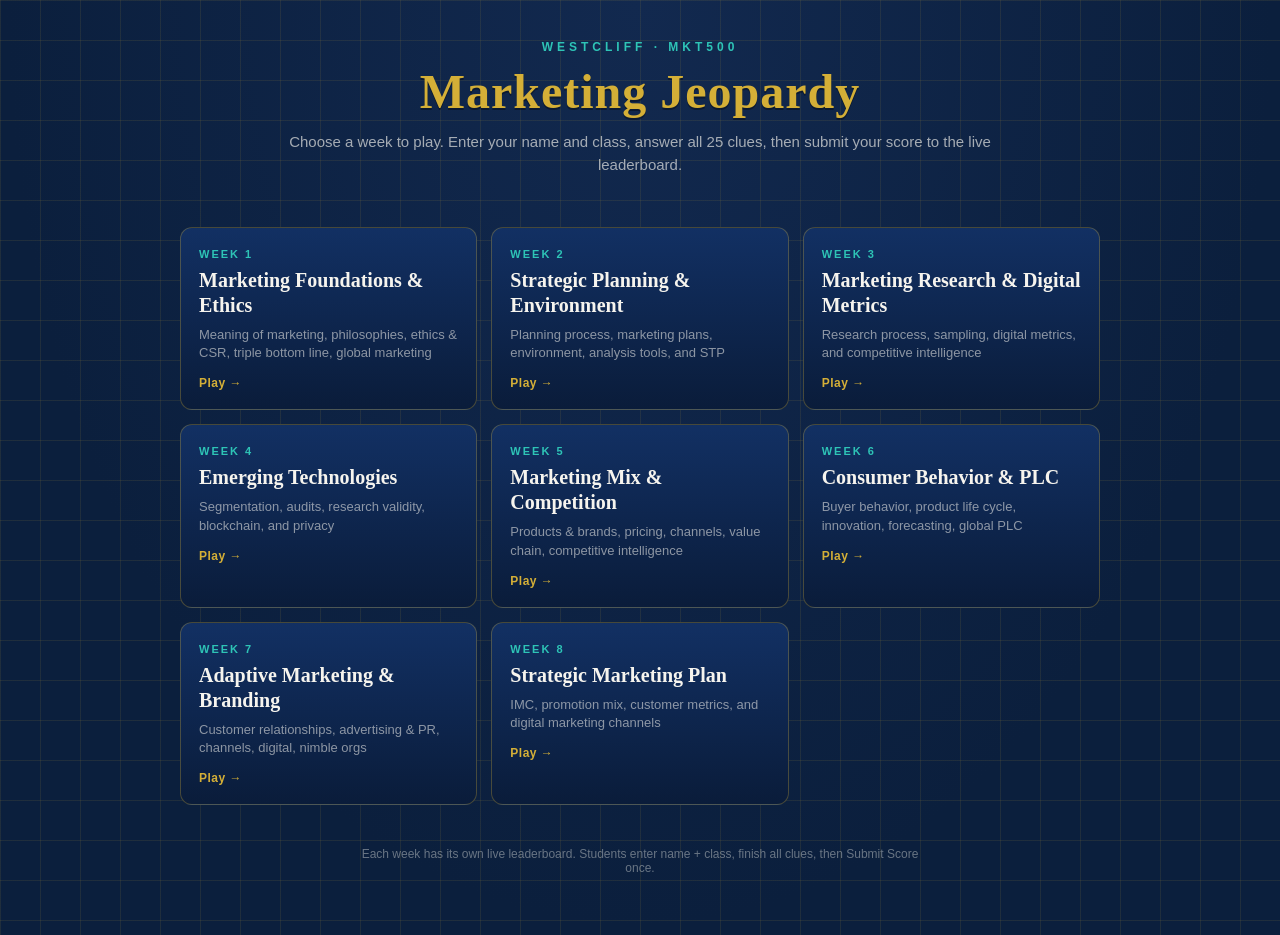
<file: index.html>
<!DOCTYPE html>
<html lang="en">
<head>
<meta charset="UTF-8">
<title>MKT500 Marketing Jeopardy</title>
<meta name="viewport" content="width=device-width, initial-scale=1.0">
<style>
:root{
  --ink:#0B1F3D;
  --ink-2:#12294f;
  --paper:#F6F4EE;
  --gold:#D4AF37;
  --teal:#2EC4B6;
  --grid-line: rgba(212,175,55,0.10);
}
*{box-sizing:border-box;}
html,body{margin:0;padding:0;}
body{
  min-height:100vh;
  background:
    linear-gradient(var(--grid-line) 1px, transparent 1px) 0 0/40px 40px,
    linear-gradient(90deg, var(--grid-line) 1px, transparent 1px) 0 0/40px 40px,
    radial-gradient(ellipse at top, var(--ink-2), var(--ink) 70%);
  font-family: 'Trebuchet MS', 'Segoe UI', Helvetica, Arial, sans-serif;
  color: var(--paper);
  display:flex;
  flex-direction:column;
  align-items:center;
  padding: 40px 20px 60px;
}
header{ text-align:center; max-width:720px; margin-bottom: 36px; }
.eyebrow{
  letter-spacing: 4px; font-size: 12px; color: var(--teal);
  text-transform: uppercase; font-weight: 700; margin-bottom: 10px;
}
h1{
  font-family: Georgia, 'Times New Roman', serif;
  font-size: clamp(28px, 5vw, 48px); margin: 0; color: var(--gold);
  text-shadow: 0 2px 0 rgba(0,0,0,0.35); letter-spacing: 1px;
}
.subtitle{
  margin-top: 12px; font-size: 15px; line-height: 1.5;
  color: rgba(246,244,238,0.65);
}
.weeks{
  width:100%; max-width: 920px;
  display:grid; grid-template-columns: repeat(auto-fill, minmax(260px, 1fr));
  gap: 14px;
}
.week{
  display:block; text-decoration:none; color: inherit;
  background: linear-gradient(180deg, #123063, #0a1c3a);
  border: 1px solid rgba(212,175,55,0.3); border-radius: 12px;
  padding: 20px 18px 18px;
  transition: transform .12s ease, border-color .12s ease, background .12s ease;
}
.week:hover{
  transform: translateY(-3px);
  border-color: var(--gold);
  background: linear-gradient(180deg, #16407f, #0d234a);
}
.week .num{
  font-size: 11px; letter-spacing: 2px; text-transform: uppercase;
  color: var(--teal); font-weight: 700; margin-bottom: 8px;
}
.week h2{
  font-family: Georgia, serif; font-size: 20px; margin: 0 0 8px;
  color: var(--paper); line-height: 1.25;
}
.week p{
  margin: 0; font-size: 13px; line-height: 1.4;
  color: rgba(246,244,238,0.55);
}
.week .play{
  margin-top: 14px; display:inline-block;
  font-size: 12px; font-weight: 700; letter-spacing: 0.5px;
  color: var(--gold);
}
footer{
  margin-top: 42px; font-size: 12px;
  color: rgba(246,244,238,0.4); text-align:center; max-width: 560px;
}
</style>
</head>
<body>
<header>
  <div class="eyebrow">Westcliff &middot; MKT500</div>
  <h1>Marketing Jeopardy</h1>
  <p class="subtitle">Choose a week to play. Enter your name and class, answer all 25 clues, then submit your score to the live leaderboard.</p>
</header>

<nav class="weeks" aria-label="Weekly games">
  <a class="week" href="week1_jeopardy.html">
    <div class="num">Week 1</div>
    <h2>Marketing Foundations &amp; Ethics</h2>
    <p>Meaning of marketing, philosophies, ethics &amp; CSR, triple bottom line, global marketing</p>
    <span class="play">Play &rarr;</span>
  </a>
  <a class="week" href="week2_jeopardy.html">
    <div class="num">Week 2</div>
    <h2>Strategic Planning &amp; Environment</h2>
    <p>Planning process, marketing plans, environment, analysis tools, and STP</p>
    <span class="play">Play &rarr;</span>
  </a>
  <a class="week" href="week3_jeopardy.html">
    <div class="num">Week 3</div>
    <h2>Marketing Research &amp; Digital Metrics</h2>
    <p>Research process, sampling, digital metrics, and competitive intelligence</p>
    <span class="play">Play &rarr;</span>
  </a>
  <a class="week" href="week4_jeopardy.html">
    <div class="num">Week 4</div>
    <h2>Emerging Technologies</h2>
    <p>Segmentation, audits, research validity, blockchain, and privacy</p>
    <span class="play">Play &rarr;</span>
  </a>
  <a class="week" href="week5_jeopardy.html">
    <div class="num">Week 5</div>
    <h2>Marketing Mix &amp; Competition</h2>
    <p>Products &amp; brands, pricing, channels, value chain, competitive intelligence</p>
    <span class="play">Play &rarr;</span>
  </a>
  <a class="week" href="week6_jeopardy.html">
    <div class="num">Week 6</div>
    <h2>Consumer Behavior &amp; PLC</h2>
    <p>Buyer behavior, product life cycle, innovation, forecasting, global PLC</p>
    <span class="play">Play &rarr;</span>
  </a>
  <a class="week" href="week7_jeopardy.html">
    <div class="num">Week 7</div>
    <h2>Adaptive Marketing &amp; Branding</h2>
    <p>Customer relationships, advertising &amp; PR, channels, digital, nimble orgs</p>
    <span class="play">Play &rarr;</span>
  </a>
  <a class="week" href="week8_jeopardy.html">
    <div class="num">Week 8</div>
    <h2>Strategic Marketing Plan</h2>
    <p>IMC, promotion mix, customer metrics, and digital marketing channels</p>
    <span class="play">Play &rarr;</span>
  </a>
</nav>

<footer>Each week has its own live leaderboard. Students enter name + class, finish all clues, then Submit Score once.</footer>
</body>
</html>
</file>
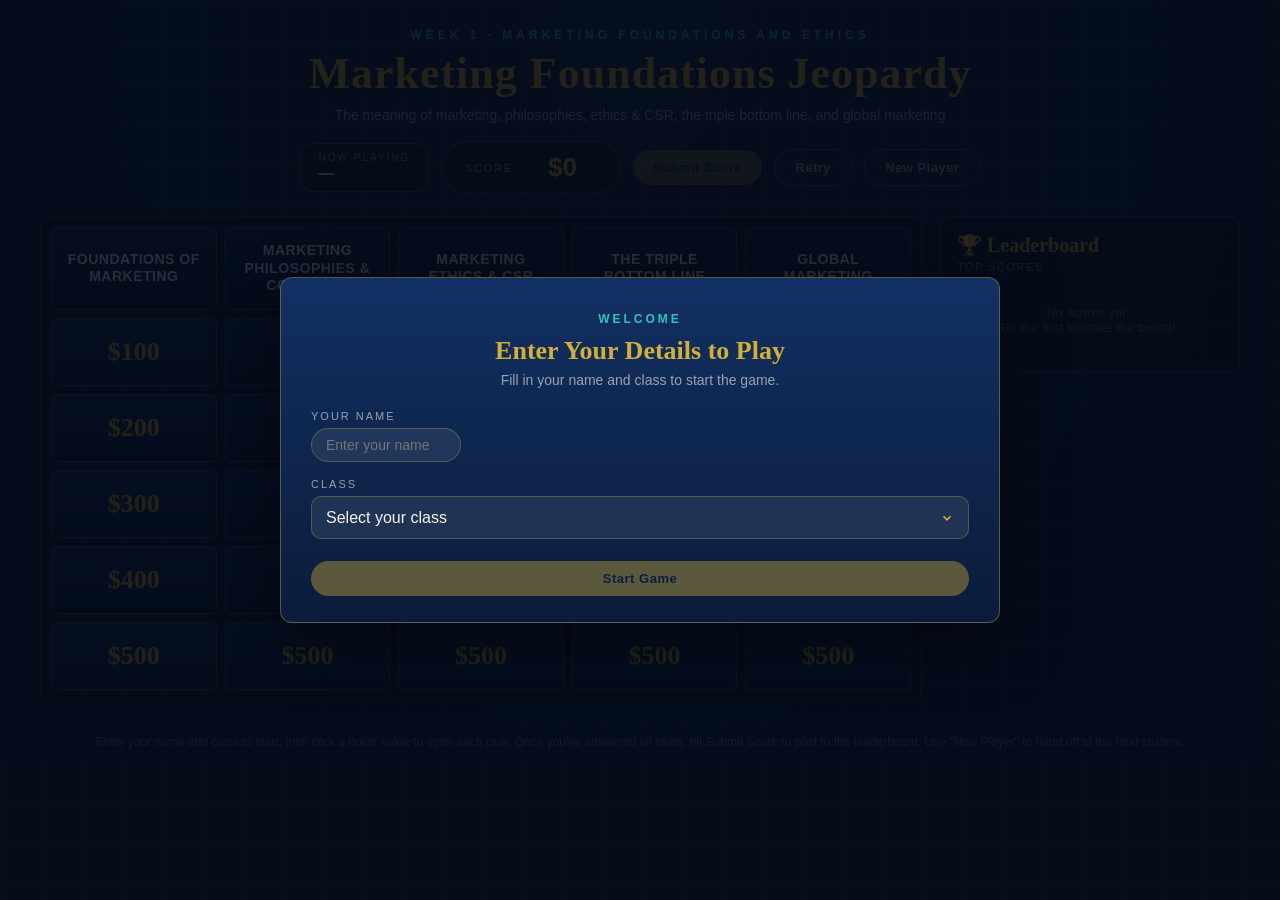
<file: week1_jeopardy.html>
<!DOCTYPE html>
<html lang="en">
<head>
<meta charset="UTF-8">
<title>Marketing Foundations & Ethics Jeopardy</title>
<meta name="viewport" content="width=device-width, initial-scale=1.0">
<link rel="stylesheet" href="assets/jeopardy.css">
</head>
<body>
<script>
window.JEOPARDY = {
  boardId: "week1",
  eyebrow: "Week 1 &middot; Marketing Foundations and Ethics",
  title: "Marketing Foundations Jeopardy",
  subtitle: "The meaning of marketing, philosophies, ethics &amp; CSR, the triple bottom line, and global marketing",
  data: [
{
category: "Foundations of Marketing",
questions: [
{ value:100, q:"Marketing is best defined as the process of:",
options:["Managing a company's payroll","Reducing production costs","Creating, communicating, delivering, and exchanging value with customers and other stakeholders","Only advertising a company's products"], k:"lWLbQcE5I5DTHvBeoR6u4s" },
{ value:200, q:"Which best describes 'marketing management'?",
options:["Setting a company's legal policies","The art and science of choosing target markets and building profitable relationships with customers","Managing employee vacation requests","Managing a company's factory equipment"], k:"NV_qU5zZ0zSeILz5VEsbpA" },
{ value:300, q:"Demand management refers to a marketer's task of:",
options:["Ignoring fluctuations in customer interest","Eliminating all customer demand","Setting prices without regard to demand","Managing the level, timing, and composition of customer demand to meet an organization's objectives"], k:"xuYuKEjE5P8z37OvqZrvyP" },
{ value:400, q:"Business-to-business (B2B) marketing differs from consumer marketing primarily because it involves:",
options:["Organizational buyers making purchase decisions, often involving longer sales cycles and multiple decision-makers","No professional buyers","Marketing exclusively through social media influencers","Only impulse purchases"], k:"1idKHfoG0cL59RUvU7rppr" },
{ value:500, q:"A 'market' in marketing terms refers to:",
options:["The set of actual and potential buyers of a product or service","A company's internal accounting department","A single competitor's product line","Only the physical building where goods are sold"], k:"m-o2AUZmm2rlED67uf8eaQ" }
]
},
{
category: "Marketing Philosophies & Concepts",
questions: [
{ value:100, q:"The production concept holds that consumers favor products that are:",
options:["Expensive and exclusive","Heavily advertised","Customized for each individual buyer","Widely available and inexpensive"], k:"02q_Iq2wOCgUCQGwaMzy4n" },
{ value:200, q:"The selling concept assumes that consumers:",
options:["Will not buy enough unless the company undertakes a substantial selling and promotion effort","Will buy enough of a company's products without any promotion","Always know exactly what they want before shopping","Only care about product quality"], k:"VZjuaohjptrgNMuSDCReyY" },
{ value:300, q:"The marketing concept holds that achieving organizational goals depends on:",
options:["Ignoring competitors entirely","Understanding the needs and wants of target markets and delivering value better than competitors","Producing as much as possible at the lowest cost","Selling whatever the company already makes"], k:"3rHIRpmAg24FfpahsRwcqw" },
{ value:400, q:"The societal marketing concept adds to the marketing concept the idea that companies should also consider:",
options:["Eliminating all customer research","Reducing product quality to cut costs","Only maximizing short-term profit","Society's well-being and long-term interests, not just immediate consumer wants"], k:"5RVBrQy1ExR4AackqfH2ZJ" },
{ value:500, q:"Which best represents the different 'market types' marketers consider?",
options:["Consumer markets, business markets, global markets, and nonprofit/government markets, among others","Only markets for physical goods","Only online versus offline markets","Only domestic markets"], k:"bStjdbi9nLsMC6BiXUG81U" }
]
},
{
category: "Marketing Ethics & CSR",
questions: [
{ value:100, q:"Marketing ethics refers to:",
options:["Principles and standards that guide acceptable conduct in marketing activities","The legal department's exclusive responsibility","A marketing tactic used only by nonprofits","A set of rules that only apply to advertising"], k:"IBVYyNh3A9mQn8XFdKbc7Q" },
{ value:200, q:"Corporate social responsibility (CSR) refers to a company's commitment to:",
options:["Improving the well-being of society and the environment alongside its business operations","Maximizing shareholder profit exclusively, with no other considerations","Avoiding all forms of community involvement","Following only the minimum legal requirements"], k:"CpQHkJUDxO-HnDc1YQK0t4" },
{ value:300, q:"Ethics in marketing research specifically involves concerns such as:",
options:["Protecting respondent privacy, obtaining informed consent, and avoiding deceptive research practices","Publishing respondent names publicly","Ignoring data accuracy","Maximizing the number of leading questions used"], k:"_PIulg6fcOPSRHGB2i1GE6" },
{ value:400, q:"A company practicing strong marketing ethics would most likely:",
options:["Hide known product safety issues","Target vulnerable populations with misleading offers","Provide accurate, transparent information about its products to consumers","Exaggerate product claims to boost sales"], k:"dg0KfR75tzjejzq32iTdo2" },
{ value:500, q:"Sustainability in marketing refers to:",
options:["A one-time marketing campaign about recycling","Focusing solely on short-term sales growth","Meeting present business and consumer needs without compromising the ability of future generations to meet their own needs","Ignoring environmental impact to reduce costs"], k:"kUEOsReLqn2foW3Wy6jRM9" }
]
},
{
category: "The Triple Bottom Line",
questions: [
{ value:100, q:"The triple bottom line framework evaluates business performance based on:",
options:["Only advertising reach","Only financial profit","Profit, people, and planet","Only employee satisfaction"], k:"p7IRBYKigjCwIQ7uGVRWj_" },
{ value:200, q:"In the triple bottom line, the 'people' component refers to a company's:",
options:["Product packaging materials","Stock price performance","Social and societal impact on employees, customers, and communities","Manufacturing equipment"], k:"R3bl6vrnd6Z1Dp_C-4kHSh" },
{ value:300, q:"In the triple bottom line, the 'planet' component focuses on:",
options:["Customer loyalty programs","A business's environmental impact, such as reducing its carbon footprint","A company's quarterly earnings report","Employee recruitment strategies"], k:"ju-FeIhGmkeG33IgIndTw-" },
{ value:400, q:"One benefit of adopting a triple bottom line approach, according to HBS Online, is that:",
options:["It eliminates the need for financial reporting","It guarantees higher short-term profits with no added cost","Purpose-driven consumers represent a large market segment willing to pay more for sustainable products","It removes any need to measure environmental impact"], k:"cYmWUWzPk_K-ac-yDrtoxt" },
{ value:500, q:"A key challenge of implementing the triple bottom line, as noted by IMD, is:",
options:["The lack of standardized metrics for measuring social and environmental impact","Consumers are indifferent to sustainability","It costs nothing to switch to sustainable practices","There are too many standardized financial metrics to choose from"], k:"xePwZFy80-UubnrRpvQ0u6" }
]
},
{
category: "Global Marketing",
questions: [
{ value:100, q:"Global marketing involves:",
options:["Marketing only within a single country","Ignoring cultural differences between markets","Planning and conducting marketing activities across national and cultural boundaries","Selling exclusively to domestic customers"], k:"s7H6XW1DSO1ts5e4h-CcYE" },
{ value:200, q:"A key challenge companies face when expanding into global markets is:",
options:["Global marketing requires no research","Currency exchange rates never matter","Markets everywhere behave identically","Adapting products, pricing, and messaging to different cultural, legal, and economic environments"], k:"tqSnq0XO02p9ePlyrkvK_Q" },
{ value:300, q:"'Beyond expansion' in global marketing suggests that successful global strategy requires more than just:",
options:["Researching consumer behavior","Building strong local partnerships","Understanding local regulations","Simply entering new markets without adapting to local needs and conditions"], k:"eJJKKyVAvYJMXjf_lDb-fb" },
{ value:400, q:"Global standardization strategy involves:",
options:["Randomly changing marketing strategy in every country","Ignoring cost efficiencies across markets","Creating entirely unique products for every single market","Using largely the same marketing strategy and mix worldwide to achieve cost efficiencies"], k:"QS3P7quCb66FrQzyWa0vSj" },
{ value:500, q:"Global adaptation strategy, by contrast, involves:",
options:["Avoiding any market research before entry","Selling only in the company's home country","Using an identical strategy in every country regardless of differences","Adjusting marketing strategy and offerings to fit the unique needs of each local market"], k:"4vHkA3vulSPGysdPp8LBJm" }
]
}
]
};
</script>
<script src="assets/jeopardy.js"></script>
</body>
</html>
</file>
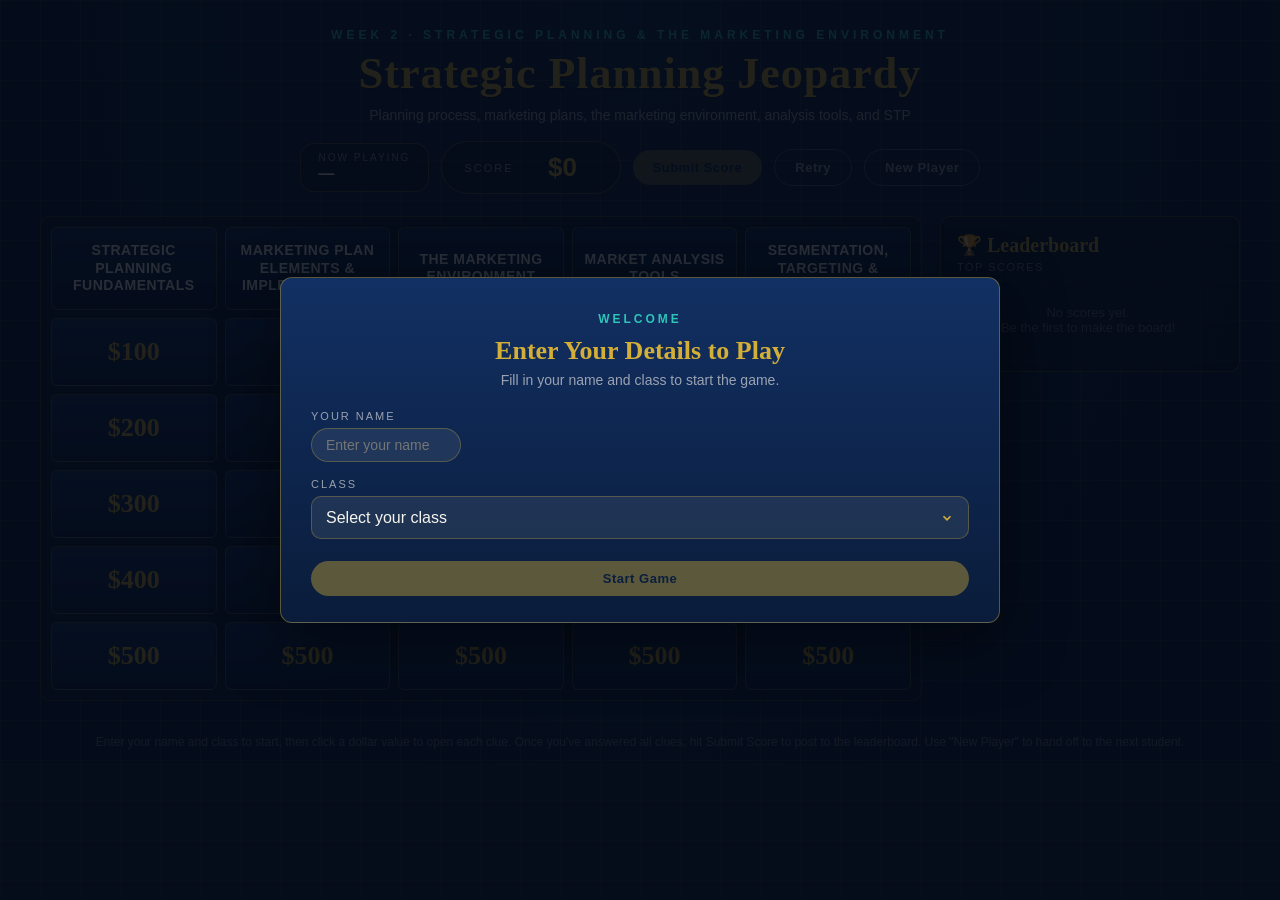
<file: week2_jeopardy.html>
<!DOCTYPE html>
<html lang="en">
<head>
<meta charset="UTF-8">
<title>Strategic Planning & Marketing Environment Jeopardy</title>
<meta name="viewport" content="width=device-width, initial-scale=1.0">
<link rel="stylesheet" href="assets/jeopardy.css">
</head>
<body>
<script>
window.JEOPARDY = {
  boardId: "week2",
  eyebrow: "Week 2 · Strategic Planning & the Marketing Environment",
  title: "Strategic Planning Jeopardy",
  subtitle: "Planning process, marketing plans, the marketing environment, analysis tools, and STP",
  data: [
{
category: "Strategic Planning Fundamentals",
questions: [
{ value:100, q:"The strategic planning process begins with:",
options:["Launching a new advertising campaign","Setting the annual sales quota","Defining the company's mission","Hiring a new sales team"], k:"Vcu1NkCW5YAGXJSehCNW4y" },
{ value:200, q:"A company's mission statement is best described as:",
options:["The company's tax filing status","A detailed list of daily employee tasks","A short-term sales forecast","A broad statement of the organization's purpose and what it aims to accomplish in its environment"], k:"Yn41jsllC1A-I9CSZ4FbAz" },
{ value:300, q:"Strategic objectives should be:",
options:["Specific, measurable, and tied to the company's mission","Vague and open to any interpretation","Kept secret from all employees","Set without any timeframe"], k:"-T6kYdPI7JcerjK5KoIZyG" },
{ value:400, q:"In the planning process, after setting objectives, a company typically:",
options:["Develops strategies and a plan to achieve those objectives","Skips directly to filing annual reports","Immediately dissolves the planning team","Ignores the external environment"], k:"gNzQXl-JVKjsSexGalqT_4" },
{ value:500, q:"Strategic planning is best defined as:",
options:["The process of developing and maintaining a fit between an organization's objectives and resources and its changing market opportunities","A purely financial exercise unrelated to marketing","A plan that never needs to be revisited","A one-time event conducted only when a company is founded"], k:"f26hYrUCJCim-gwBYFnm1g" }
]
},
{
category: "Marketing Plan Elements & Implementation",
questions: [
{ value:100, q:"A marketing plan typically includes:",
options:["Only a list of employee names","A single paragraph with no supporting detail","Only the company's org chart","An executive summary, situation analysis, objectives, strategies, and budgets"], k:"lou0-__y2pt_y6eP35VUpl" },
{ value:200, q:"The 'situation analysis' section of a marketing plan:",
options:["Reviews the current marketing situation, including the market, product, and competition","Focuses solely on employee benefits","Is written after the plan has already been implemented","Lists only future goals with no current data"], k:"8i5_KjCU2ZTsXLEhHHERoD" },
{ value:300, q:"Marketing plan objectives should ideally be:",
options:["Clear, specific, and achievable within a defined time period","Impossible to measure","Based only on competitor guesses","Left undefined until the plan is complete"], k:"he7lYMjpYQhdBDlx7tii8N" },
{ value:400, q:"Implementation, in the context of a marketing plan, refers to:",
options:["The process of turning marketing strategies and plans into actions to accomplish objectives","Writing the mission statement only","A step that occurs before objectives are set","Canceling the marketing plan"], k:"--eaIrb9XJfPXC7RXY7flx" },
{ value:500, q:"One key challenge of implementation is:",
options:["Coordinating people, resources, and processes so the plan is carried out as intended","Implementation has no connection to the original strategy","There is never a need to monitor results","Plans always implement themselves without management involvement"], k:"9DojU68fbLEypui-Naj9VP" }
]
},
{
category: "The Marketing Environment",
questions: [
{ value:100, q:"The marketing environment consists of:",
options:["A single competitor's product line","Only the company's internal departments","The actors and forces outside marketing that affect a company's ability to build relationships with customers","Only the finance department's records"], k:"DGy82E_O8gUkET9APmPfXm" },
{ value:200, q:"The microenvironment includes forces such as:",
options:["The company itself, suppliers, marketing intermediaries, customers, and competitors","Broad cultural shifts in society","Global political events","National interest rates"], k:"Yvef0LEeaHSc14KhbDkWSP" },
{ value:300, q:"The macroenvironment includes broader forces such as:",
options:["Only the sales department","Demographic, economic, technological, political, and cultural forces","A single customer's complaint","Only the company's suppliers"], k:"5AQDo6Y7T_pO4dmigg5xYj" },
{ value:400, q:"Demographic changes, such as an aging population, are important to marketers because they:",
options:["Only matter to government agencies","Can significantly shift demand for products and services over time","Cannot be measured or tracked","Have no effect on consumer demand"], k:"sTX5G5te9GKSMid46iR1kC" },
{ value:500, q:"Marketing intermediaries in the microenvironment include organizations such as:",
options:["National regulatory agencies only","Foreign governments","Competing companies only","Resellers, distributors, and marketing service agencies that help promote and sell a company's products"], k:"WiwnMbro1Rma8SH_SX0SrM" }
]
},
{
category: "Market Analysis Tools",
questions: [
{ value:100, q:"A SWOT analysis is used to evaluate:",
options:["Only a company's financial statements","A company's Strengths, Weaknesses, Opportunities, and Threats","Only employee morale","Only advertising effectiveness"], k:"6o7pZ8M15fbO6vgcu6LglT" },
{ value:200, q:"Environmental scanning is the process of:",
options:["Continuously gathering information about forces in the marketing environment to identify trends and issues","Setting employee work schedules","Reviewing only last year's sales figures","Designing a company's product packaging"], k:"bdpoMu5LZ08PbGFBZG75kZ" },
{ value:300, q:"The BCG growth-share matrix classifies business units based on:",
options:["Advertising spend and logo design","Relative market share and market growth rate","Customer service ratings only","Employee headcount and office location"], k:"kVeIxHBBqRE6b2UWqSHJWN" },
{ value:400, q:"Porter's Five Forces model helps a company analyze:",
options:["Internal employee satisfaction only","A single customer's purchase history","The company's mission statement","The competitive intensity and attractiveness of an industry"], k:"1bMHSflfuQJroc78ivVKP_" },
{ value:500, q:"A key benefit of using market analysis tools like SWOT and Porter's Five Forces is that they:",
options:["Are only useful for very small businesses","Provide a structured way to assess internal and external factors before making strategic decisions","Replace the need for a marketing plan entirely","Guarantee a company's success regardless of execution"], k:"zIjZ61gg_JRXBogVXMmkgd" }
]
},
{
category: "Segmentation, Targeting & Positioning",
questions: [
{ value:100, q:"Market segmentation involves:",
options:["Reducing a company's total product offerings to one","Dividing a broad market into smaller groups of buyers with distinct needs or characteristics","Treating every customer exactly the same","Merging with a competing company"], k:"phTK_XGYx6IKwepGsDvp66" },
{ value:200, q:"Target marketing is the process of:",
options:["Setting a single fixed price for all products","Evaluating market segments and selecting one or more to enter","Ignoring market research entirely","Selling to every possible customer in every market"], k:"uMNQebGoPeZJ4mfEzng6Yd" },
{ value:300, q:"Positioning refers to:",
options:["The geographic location of a company's headquarters","The order in which products are manufactured","The shipping method used for online orders","Arranging for a product to occupy a clear, distinctive place relative to competing products in the minds of target consumers"], k:"saNz4m0IGF1t-kRWML9w7M" },
{ value:400, q:"A perceptual (positioning) map is used to:",
options:["Record employee attendance","Visually display consumer perceptions of brands relative to competitors on key attributes","Show a company's supply chain routes","Track a company's quarterly revenue"], k:"OJev0N0ez8cQID8m9ePbeb" },
{ value:500, q:"Effective market segments should be measurable, accessible, substantial, and:",
options:["Differentiable and actionable, meaning segments respond differently to marketing efforts","Identical to every other segment","Impossible to reach with marketing communications","Based only on employee opinions"], k:"_3G_aurVV9o-wXcbaoQSVs" }
]
}
]
};
</script>
<script src="assets/jeopardy.js"></script>
</body>
</html>
</file>
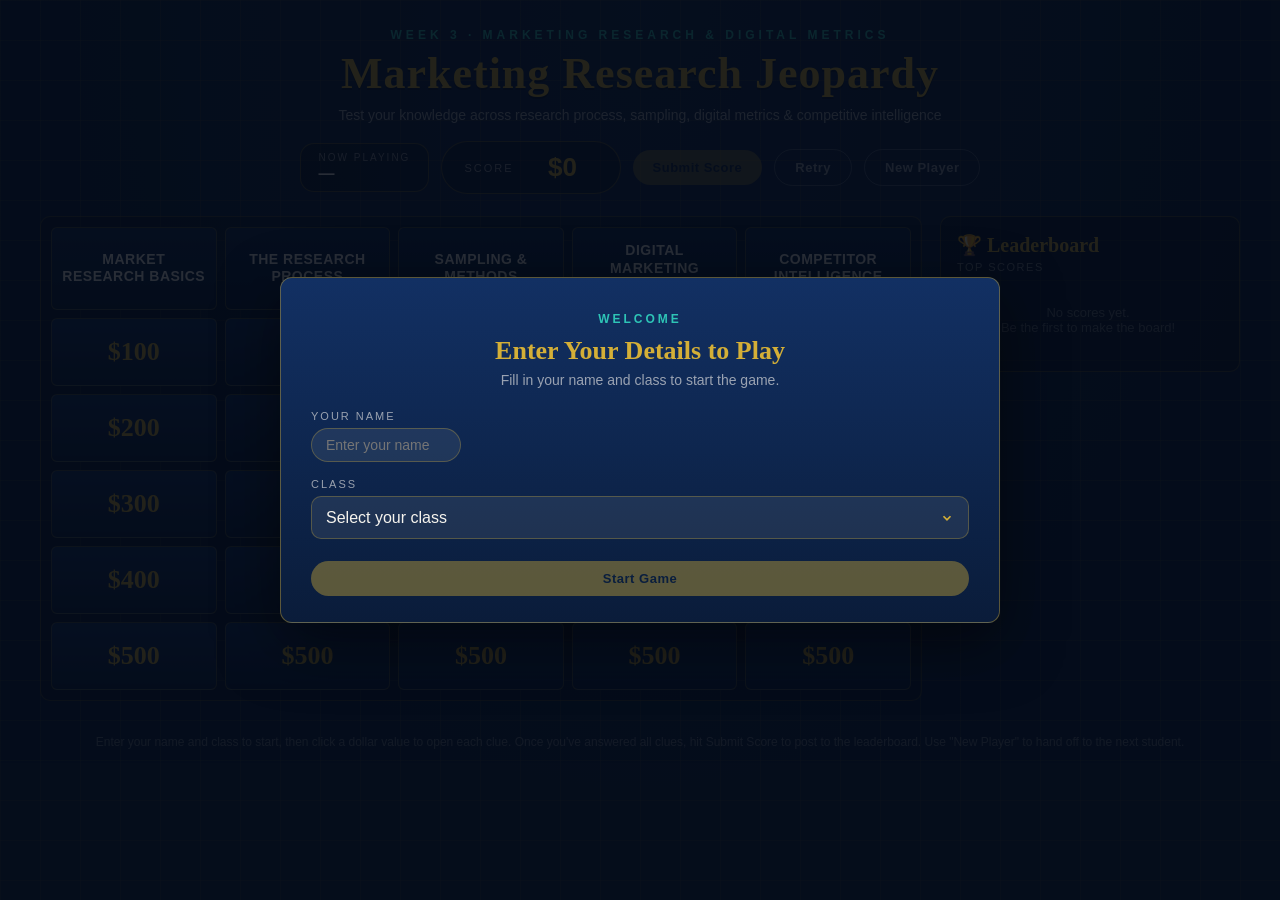
<file: week3_jeopardy.html>
<!DOCTYPE html>
<html lang="en">
<head>
<meta charset="UTF-8">
<title>Marketing Research Jeopardy</title>
<meta name="viewport" content="width=device-width, initial-scale=1.0">
<link rel="stylesheet" href="assets/jeopardy.css">
</head>
<body>
<script>
window.JEOPARDY = {
  boardId: "week3",
  eyebrow: "Week 3 · Marketing Research &amp; Digital Metrics",
  title: "Marketing Research Jeopardy",
  subtitle: "Test your knowledge across research process, sampling, digital metrics &amp; competitive intelligence",
  data: [
{
category: "Market Research Basics",
questions: [
{ value:100, q:"What is the primary purpose of marketing research?",
options:["To provide information that helps identify and solve marketing problems","To reduce employee turnover","To increase advertising budget","To set company stock prices"], k:"HALwX1C9lIDidKvHvNaX5s" },
{ value:200, q:"A marketing information system (MIS) is best described as:",
options:["A system solely for accounting data","A customer complaint database","A social media scheduling tool","People, procedures, and technology used to gather, sort, analyze, and distribute needed, timely information to decision makers"], k:"v-mHWwxjWbYbVoMJgGeFkt" },
{ value:300, q:"'Constructing information' in marketing research refers to:",
options:["Copying competitor reports","Deleting outdated records","Creating advertisements","Transforming raw data into a usable format for decision-making"], k:"W9nMLG-r1XStLq-RRRtOOu" },
{ value:400, q:"Which term describes the systematic gathering, recording, and analyzing of data about problems in marketing goods and services?",
options:["Product engineering","Public relations","Financial auditing","Marketing research"], k:"pfwBStND9UV-OU08GCUgWe" },
{ value:500, q:"Marketing intelligence differs from marketing research in that it:",
options:["Involves continuous monitoring of the everyday marketing environment for information","Is illegal in most countries","Focuses exclusively on internal sales data","Only uses paid surveys"], k:"Z9nIRh7pDr_lu20fSoK_uH" }
]
},
{
category: "The Research Process",
questions: [
{ value:100, q:"The first step in the marketing research process is:",
options:["Defining the problem and research objectives","Collecting the data","Presenting the report","Choosing a sample size"], k:"MN4zAYfIPh8dkmkBsQBzTd" },
{ value:200, q:"A research objective that seeks to describe something, like market potential, is called:",
options:["Secondary research","Exploratory research","Descriptive research","Causal research"], k:"v_aeWxswhSoIBT2RKi9gtt" },
{ value:300, q:"Research designed to test a hypothesis about a cause-and-effect relationship is:",
options:["Exploratory","Causal","Ethnographic","Descriptive"], k:"OjZhRTKrfnJS_8yj_8dt_M" },
{ value:400, q:"Which of the following best represents the 'research plan' step?",
options:["Deciding what specific information is needed and how to collect it efficiently","Setting the product price","Hiring a marketing manager","Publishing final findings"], k:"AWkXHx0jMQotWNXqVNzNyr" },
{ value:500, q:"After data is collected, the next step in the process is to:",
options:["Analyze the data to pull out findings","Immediately discard raw data","Restart the entire study","Skip straight to implementation"], k:"YHKgYoVsi1betB0QAZUwKJ" }
]
},
{
category: "Sampling & Methods",
questions: [
{ value:100, q:"Secondary data refers to information that:",
options:["Cannot be used in marketing research","Is always more accurate than primary data","Is collected specifically for the current research purpose","Already exists somewhere, having been collected for another purpose"], k:"EI6imeu9T9ThJsRiuMqN5N" },
{ value:200, q:"Primary data is:",
options:["Historical government statistics","Information collected for the specific purpose at hand","Never used in exploratory research","Data purchased from a syndicated service only"], k:"iJ470FN0K96Oqh-9DUooNo" },
{ value:300, q:"A sample in which every member of the population has a known, equal chance of selection is called a:",
options:["Convenience sample","Judgment sample","Quota sample","Probability sample"], k:"6mfvpyTEnZKdXZWxj4RU6J" },
{ value:400, q:"Which method of contact involves interacting with respondents face-to-face?",
options:["Automated phone survey","Online panel","Mail survey","Personal interview"], k:"e4Qnjo98qJ-uVCr1ydIzbz" },
{ value:500, q:"Deciding 'who is to be surveyed' and 'how many people should be surveyed' are both part of:",
options:["Setting the research budget","Data analysis","Report writing","Planning the sample"], k:"DchZmP9dwFT1nveWsYFlFU" }
]
},
{
category: "Digital Marketing Metrics",
questions: [
{ value:100, q:"Click-through rate (CTR) measures:",
options:["Total revenue from a campaign","Product return rate","The percentage of people who click a link after seeing an ad or content","The number of employees"], k:"I4JLWl_cbgkSND_G2q5Rbh" },
{ value:200, q:"Conversion rate refers to:",
options:["The rate at which webpages load","The number of social media followers gained monthly","The percentage of visitors who complete a desired action, such as a purchase","The exchange rate between currencies"], k:"JXTEklGg6w5NxJA_ijTUQG" },
{ value:300, q:"Cost per acquisition (CPA) measures:",
options:["The total ad spend regardless of results","The number of impressions served","Website bounce rate","The average cost to acquire one paying customer or lead"], k:"F2KOAuscyw8lCeF7XSU7E2" },
{ value:400, q:"Return on investment (ROI) in digital marketing is calculated as:",
options:["(Net profit from investment / cost of investment) x 100","Total impressions divided by clicks","Number of followers minus unfollows","Website loading speed"], k:"ly61g6_8iqqojhLzzKun-h" },
{ value:500, q:"'Bounce rate' refers to:",
options:["The percentage of visitors who leave a site after viewing only one page","The number of shares on social media","The average order value","The number of times an ad is displayed"], k:"mtb0I7coeqVMTvbH_jf9RO" }
]
},
{
category: "Competitor Intelligence",
questions: [
{ value:100, q:"Competitive intelligence primarily helps a company:",
options:["Set employee salaries","Understand competitors' strategies, strengths, and weaknesses","File tax returns","Design office layouts"], k:"Y_VlCbt_K1XCC3S1P-khGP" },
{ value:200, q:"A SWOT analysis examines:",
options:["Strengths, Weaknesses, Opportunities, Threats","Supply, Warehousing, Operations, Transport","Sales, Wages, Overhead, Turnover","Segmentation, Website, Outreach, Targeting"], k:"6rsEGZ5d1bHSeTkxOmGwl6" },
{ value:300, q:"Benchmarking against competitors typically involves:",
options:["Copying competitor logos","Comparing a company's practices/performance to industry best practices","Filing a lawsuit against rivals","Ignoring competitor performance entirely"], k:"EEQ-znhlIggAFKj6JYSb00" },
{ value:400, q:"One ethical boundary of competitive intelligence gathering is that it should:",
options:["Rely only on legal and ethical sources of information","Include corporate espionage if necessary","Never involve public information","Focus solely on rumors"], k:"FHpYu92XlIPzYXKBTvuRx-" },
{ value:500, q:"Monitoring customer reviews, industry reports, and competitor websites is an example of:",
options:["Ongoing marketing/competitive intelligence gathering","Legal compliance review","Internal auditing","Product development"], k:"q5JXZ-FoNKWNVxDRinT0dM" }
]
}
]
};
</script>
<script src="assets/jeopardy.js"></script>
</body>
</html>
</file>
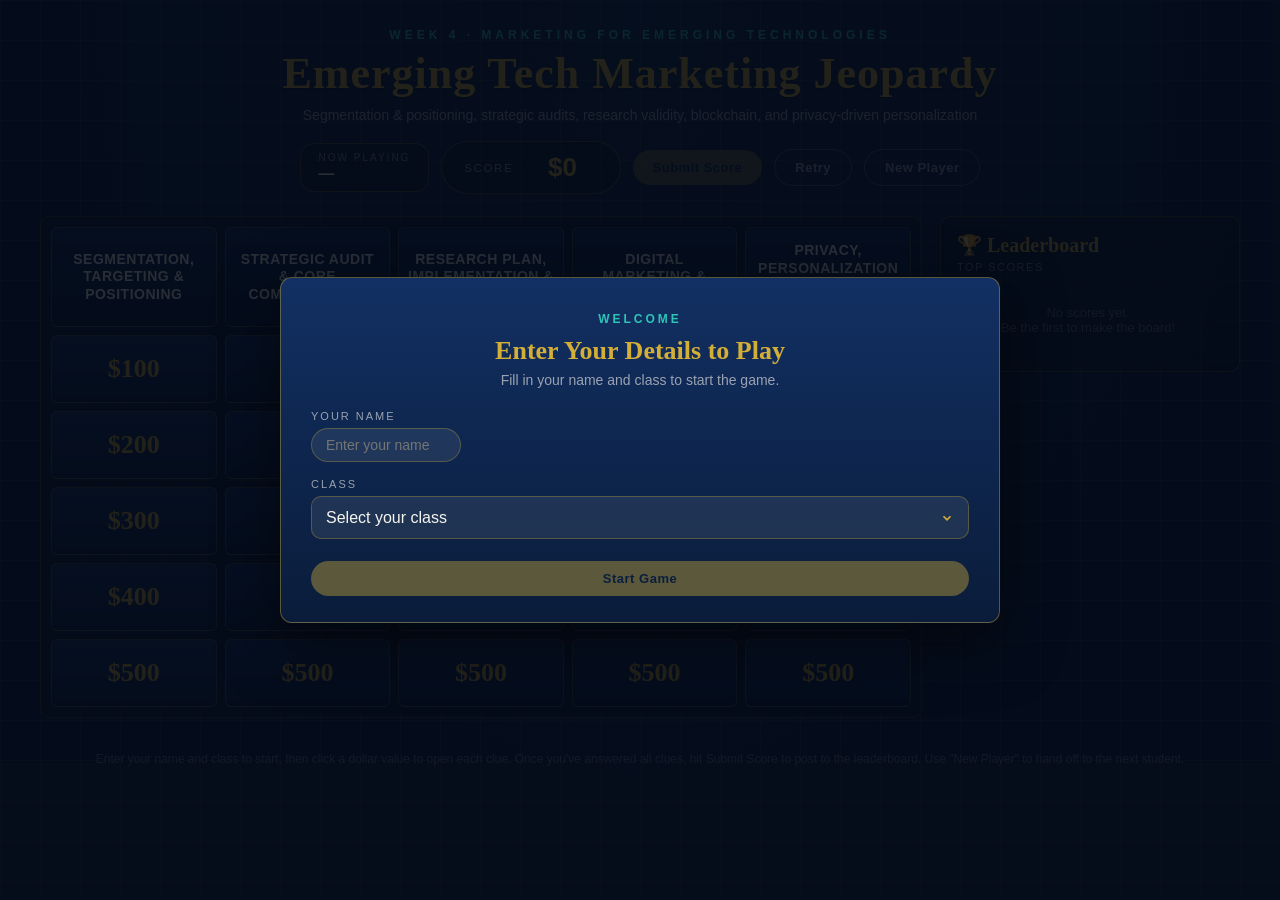
<file: week4_jeopardy.html>
<!DOCTYPE html>
<html lang="en">
<head>
<meta charset="UTF-8">
<title>Marketing for Emerging Technologies Jeopardy</title>
<meta name="viewport" content="width=device-width, initial-scale=1.0">
<link rel="stylesheet" href="assets/jeopardy.css">
</head>
<body>
<script>
window.JEOPARDY = {
  boardId: "week4",
  eyebrow: "Week 4 · Marketing for Emerging Technologies",
  title: "Emerging Tech Marketing Jeopardy",
  subtitle: "Segmentation &amp; positioning, strategic audits, research validity, blockchain, and privacy-driven personalization",
  data: [
{
category: "Segmentation, Targeting & Positioning",
questions: [
{ value:100, q:"Market segmentation is the process of:",
options:["Setting one uniform price for every product","Eliminating a company's least popular products","Dividing a market into distinct groups of buyers with different needs, characteristics, or behaviors","Merging all customer types into a single group"], k:"vafe2GFG75vfwcVTTNy3Pu" },
{ value:200, q:"Demographic segmentation divides a market based on variables such as:",
options:["Age, gender, income, and education","Only personality traits","Only the benefits customers seek","Only geographic region"], k:"lReMIO1sS6mA49XkIMYmgQ" },
{ value:300, q:"Positioning refers to:",
options:["The physical location of a retail store","The shipping route used to distribute a product","The legal registration of a trademark","The place a product occupies in consumers' minds relative to competing products"], k:"bTOa42ZpkiVTHkvjXqRiiV" },
{ value:400, q:"Which is an example of behavioral segmentation?",
options:["Segmenting by usage rate or purchase occasion","Segmenting by age and family life cycle","Segmenting by social class","Segmenting by climate or region"], k:"bJnSDzVXBTs_wQnSa5R42g" },
{ value:500, q:"A target market strategy in which a company designs a separate offer for each of several segments is called:",
options:["Micromarketing only","Differentiated (segmented) marketing","Undifferentiated (mass) marketing","Concentrated (niche) marketing"], k:"w5no7DkVhdqPOGhzVSjA41" }
]
},
{
category: "Strategic Audit & Core Competencies",
questions: [
{ value:100, q:"A strategic audit is best described as:",
options:["A customer satisfaction survey","A one-time advertising review","A comprehensive review of a company's internal and external environment to guide strategy","A financial statement required by law"], k:"6VWhHXDiNUiyE7mSbPXrAE" },
{ value:200, q:"An internal audit focuses primarily on:",
options:["Consumer trends in the broader economy","Government regulations","Competitor pricing strategies","A company's own resources, capabilities, and performance"], k:"dYYz6EF09pqW3IfcCkkl6d" },
{ value:300, q:"In strategic planning, 'capabilities' refer to:",
options:["The amount of cash a company holds","A company's legal structure","A company's capacity to deploy resources effectively to achieve a desired outcome","The number of retail locations a company owns"], k:"lzPIBpWQqbdTYVpFaISD9X" },
{ value:400, q:"Core competencies are best defined as:",
options:["The unique strengths that give a company a competitive advantage and are hard for rivals to imitate","Skills that are common across all firms in an industry","Basic administrative tasks every company performs","Legal requirements for entering a market"], k:"RdOzMORkR5KynhrZU0FEz2" },
{ value:500, q:"A 'supportable' competitive advantage is one that:",
options:["Only lasts for a single sales quarter","Can be maintained and defended over time against competitors","Applies only to pricing strategy","Can be easily and immediately copied by any competitor"], k:"vnA5TE9UWdHzqbEfFTqL2z" }
]
},
{
category: "Research Plan, Implementation & Validity",
questions: [
{ value:100, q:"'Presenting the plan' in the marketing research process involves:",
options:["Publishing the plan publicly before it is approved","Communicating the proposed research approach to decision-makers for approval","Discarding the research objectives","Skipping straight to data collection"], k:"Tfk07eVJSKlpI1Lz8PyP1o" },
{ value:200, q:"'Implementing the plan' refers to:",
options:["Writing the initial research proposal","Canceling the research project","Reviewing competitor advertisements","Carrying out the data collection and analysis as designed"], k:"DtOVr6ZGDjZvG0DIumOVpP" },
{ value:300, q:"Interpreting research results means:",
options:["Immediately publishing raw data without analysis","Making sense of the findings to draw meaningful conclusions for decision-making","Ignoring unexpected findings","Repeating the same survey indefinitely"], k:"NtyRbkJq2z0FOszxsNjkaQ" },
{ value:400, q:"Which is a characteristic of valid market research?",
options:["It is always conducted without a clear objective","It never requires a sample","It confirms only what managers already believe","It accurately measures what it is intended to measure"], k:"YXq912OnVOVSvjDcnZX_uX" },
{ value:500, q:"Reliability in market research refers to:",
options:["The consistency of results if the research were repeated under similar conditions","How quickly the research can be completed","The cost of conducting the research","Whether the research agrees with management's opinions"], k:"dPDOBVcDo2jp80BIxbNNwG" }
]
},
{
category: "Digital Marketing & Blockchain",
questions: [
{ value:100, q:"In digital marketing, blockchain technology is being explored primarily to improve:",
options:["Transparency and trust in digital ad transactions and data verification","Traditional television ad buying","Print advertising design","In-store shelf placement"], k:"u0zZwk97ykkmbw2yS2jmSK" },
{ value:200, q:"One potential marketing application of blockchain is:",
options:["Setting fixed retail prices nationwide","Eliminating the need for a website","Replacing all product packaging","Verifying ad impressions and reducing ad fraud through a transparent, tamper-resistant ledger"], k:"x_ty_8mpSslvoqRuvqAIHR" },
{ value:300, q:"A key marketing benefit of blockchain-based loyalty programs is:",
options:["They allow secure, transparent tracking and exchange of loyalty rewards across brands","They eliminate the need for customer data entirely","They automatically increase product prices","They require no digital infrastructure"], k:"qGtFeJWXYM7R0_g_ue7SmI" },
{ value:400, q:"Compared to traditional digital ad verification, blockchain can offer:",
options:["Slower verification with more intermediaries","A decentralized, auditable record that is harder to manipulate","No record of transactions","Less transparency between advertisers and publishers"], k:"T1MXJcglv_Jj287lnV3ne5" },
{ value:500, q:"A challenge marketers face when adopting blockchain technology is:",
options:["The technology is still emerging, requiring investment and consumer education","It is too well understood by consumers","It has been in widespread marketing use for decades","It requires no technical investment"], k:"Og534I8PDyFdWAPkYWsR5F" }
]
},
{
category: "Privacy, Personalization & Digital Transformation",
questions: [
{ value:100, q:"Personalization in digital marketing involves:",
options:["Removing all customer data from marketing systems","Tailoring content, offers, or experiences to individual customer preferences and data","Sending identical messages to every customer regardless of behavior","Only marketing to first-time visitors"], k:"JYFlejP9J68Cn5OxOArZKg" },
{ value:200, q:"A key tension in personalized marketing is balancing:",
options:["Advertising with public relations only","Store hours against employee shifts","Customer data use for relevant experiences against consumer privacy concerns","Product price against packaging design"], k:"xEskbHJHJSRxZu9RblIURX" },
{ value:300, q:"Data privacy regulations (such as GDPR-style laws) generally require companies to:",
options:["Share customer data freely with any third party","Ignore consumer requests to access their data","Collect unlimited personal data without consent","Obtain consent and provide transparency about how customer data is collected and used"], k:"mHUeS2E3AHgYl8u1mxDMiD" },
{ value:400, q:"Digital transformation in marketing refers to:",
options:["Only redesigning a company logo","Integrating digital technology into marketing strategy to fundamentally change how a company creates value for customers","Avoiding the use of any customer data","Reducing all marketing to print media"], k:"irn8nVDzQtamAEbBWuHUKh" },
{ value:500, q:"A common driver of digital transformation in marketing is:",
options:["Changing customer expectations for seamless, connected digital experiences","Regulations banning all forms of digital advertising","A decrease in available marketing technology","Consumers demanding less personalization"], k:"RK9VV6hQ9WBZ629hTCS2jd" }
]
}
]
};
</script>
<script src="assets/jeopardy.js"></script>
</body>
</html>
</file>
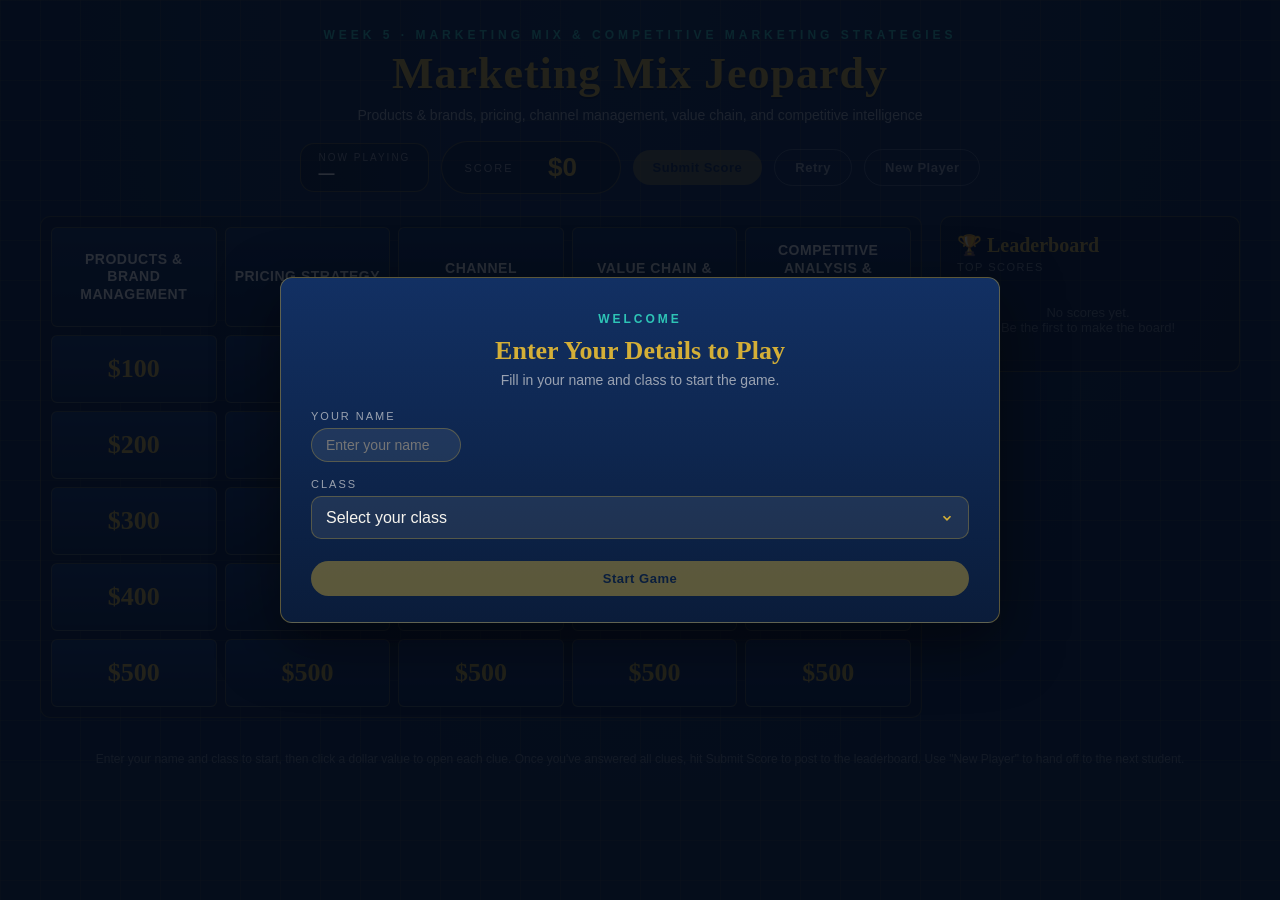
<file: week5_jeopardy.html>
<!DOCTYPE html>
<html lang="en">
<head>
<meta charset="UTF-8">
<title>Marketing Mix & Competitive Strategy Jeopardy</title>
<meta name="viewport" content="width=device-width, initial-scale=1.0">
<link rel="stylesheet" href="assets/jeopardy.css">
</head>
<body>
<script>
window.JEOPARDY = {
  boardId: "week5",
  eyebrow: "Week 5 · Marketing Mix & Competitive Marketing Strategies",
  title: "Marketing Mix Jeopardy",
  subtitle: "Products &amp; brands, pricing, channel management, value chain, and competitive intelligence",
  data: [
{
category: "Products & Brand Management",
questions: [
{ value:100, q:"A product line refers to:",
options:["A group of related products marketed under one brand that function similarly or are sold to similar customer groups","A company's annual financial report","The physical location where products are stored","A single unique item with no variations"], k:"bqkORh8Qyao4WFjQ66Z_OB" },
{ value:200, q:"Brand equity refers to:",
options:["The added value a brand name gives to a product beyond its functional benefits","The number of employees working on a brand","The legal cost of registering a trademark","The retail price of a product"], k:"OFct3ZDo2RSHjZdma1uAZr" },
{ value:300, q:"Which of the following is the core benefit level of a product?",
options:["The basic problem-solving service or benefit the customer is actually buying","The delivery packaging design","The warranty offered with the product","The brand name printed on the package"], k:"l6DJPKDoRtiHf6lP6BKTHX" },
{ value:400, q:"Brand loyalty is best defined as:",
options:["A consumer's consistent preference for and repeat purchase of a particular brand","The legal protection of a brand name","A one-time purchase by a new customer","A company's advertising budget"], k:"mpYPXArQWsBt2QTQ7zdxsJ" },
{ value:500, q:"Line extension refers to:",
options:["Introducing additional items in the same product category under the same brand name, such as new flavors or sizes","Launching an entirely new brand in an unrelated category","Merging with a competitor's brand","Discontinuing a product line completely"], k:"p6AxqxKRAGs06G-RToAvfP" }
]
},
{
category: "Pricing Strategy",
questions: [
{ value:100, q:"Price skimming is a strategy of:",
options:["Matching competitor prices exactly at all times","Setting a high initial price for a new product to maximize revenue from segments willing to pay more, then lowering it over time","Setting the lowest possible price to enter a market quickly","Giving products away for free"], k:"LS9qZfSwaTsM4mol9-wu2G" },
{ value:200, q:"Penetration pricing involves:",
options:["Charging the highest price the market will bear","Changing prices randomly to confuse competitors","Setting a low initial price to attract many buyers and gain market share quickly","Pricing based solely on production cost plus a fixed margin"], k:"sYzl1DA_S2rnmW2dzFdEvs" },
{ value:300, q:"Value-based pricing sets prices primarily based on:",
options:["The cost of raw materials only","Government-mandated price ceilings","The lowest competitor's price","Buyers' perceptions of a product's value rather than the seller's cost alone"], k:"xzsWRZlNLfJUsJQfqOfzUH" },
{ value:400, q:"Cost-based pricing determines price by:",
options:["Setting price equal to the average customer's income","Adding a standard markup to the cost of producing and distributing the product","Surveying only what competitors charge","Ignoring cost entirely"], k:"iS-jgsfs4tp7eJYAqKJKHG" },
{ value:500, q:"Psychological pricing (e.g., pricing an item at $9.99 instead of $10.00) is designed to:",
options:["Comply with a legal pricing requirement","Reduce a company's tax liability","Standardize prices across all retailers","Influence consumer perception of value and encourage purchase"], k:"ZrlGGr75mamjPhLeFiYbaA" }
]
},
{
category: "Channel Management",
questions: [
{ value:100, q:"A marketing channel (distribution channel) is:",
options:["A single advertisement placed online","A set of interdependent organizations that help make a product available to the end user","The internal accounting system of a firm","A company's customer service hotline"], k:"PwgaFv2KuH9ovr-NzLbbkt" },
{ value:200, q:"Channel conflict occurs when:",
options:["A company launches a new product","Customers switch to a competitor's brand","Channel members disagree over roles, goals, or compensation within the distribution channel","Two companies form a joint venture"], k:"8lsJeXtd-u7v0bM5VqJL4G" },
{ value:300, q:"Direct marketing channels involve:",
options:["Selling only through wholesalers","Always using at least three intermediaries","Selling exclusively through retail chains","Selling a product directly to the final customer without intermediaries"], k:"jvHI0Ev_dBIkn1ZOdNteZe" },
{ value:400, q:"An intensive distribution strategy aims to:",
options:["Stock a product in as many outlets as possible for maximum market coverage","Avoid all retail partnerships","Sell a product through only one exclusive retailer","Limit sales to a single geographic region"], k:"DavdRYVzIP5gxNSrmI48eU" },
{ value:500, q:"Exclusive distribution involves:",
options:["Giving a limited number of dealers the exclusive right to distribute a product in their territory","Selling through hundreds of unrelated retailers","Selling only through the manufacturer's website","Selling a product through every available outlet"], k:"cEP2NQwom4Le8IWxlhhfR-" }
]
},
{
category: "Value Chain & External Audit",
questions: [
{ value:100, q:"The value chain is a framework used to:",
options:["Track employee attendance","Identify the activities a firm performs to create value and examine each for potential competitive advantage","Calculate a company's stock price","Set advertising budgets only"], k:"EkY2kvcWW8CFjq_MKCTPji" },
{ value:200, q:"Value chain analysis helps a company:",
options:["Set the corporate tax rate","Identify which internal activities add the most value and where costs can be reduced or advantages gained","Determine employee vacation schedules","Choose the company's logo colors"], k:"IZT3MI-R9QC9F7qzSsBPV5" },
{ value:300, q:"Outsourcing refers to:",
options:["Closing a company's foreign offices","Hiring only internal employees for every business function","Contracting an outside company to perform an activity that was previously handled in-house","Merging with a direct competitor"], k:"hJL_lWNE0zAWicZXD82gO6" },
{ value:400, q:"An external audit in strategic planning examines:",
options:["Only the company's internal financial statements","The company's internal org chart only","Outside factors such as the economy, competitors, and industry trends that affect the company","Employee satisfaction levels exclusively"], k:"0EOzRwjnqYiXIkJKUe-tbo" },
{ value:500, q:"Environmental scanning involves:",
options:["Auditing internal financial records","Ignoring competitor activity","Reviewing only past sales data","Continuously monitoring the external environment to identify trends, opportunities, and threats"], k:"0qcjvN0mCqFZ6pLC9JA_AW" }
]
},
{
category: "Competitive Analysis & Ethical Intelligence",
questions: [
{ value:100, q:"A competitive analysis framework typically evaluates:",
options:["Competitors' strengths, weaknesses, strategies, and likely reactions to market changes","Manufacturing equipment maintenance schedules","Employee performance reviews","Only a company's own advertising spend"], k:"7h12H2d6WpXcaCHf8qUKeN" },
{ value:200, q:"Forecasting in the external audit process is used to:",
options:["Set employee salaries","Record historical accounting entries only","Predict future trends and conditions that may affect the company's strategy","Design product packaging"], k:"VMISpxW46E7t5QH_WFhA6u" },
{ value:300, q:"Assessing, in the context of environmental analysis, involves:",
options:["Ignoring identified trends","Copying a competitor's product exactly","Filing a company's tax return","Determining the timing and importance of environmental trends and events for company strategy"], k:"gKgPLDx9MSHsdEok-i8pWQ" },
{ value:400, q:"Ethical competitive intelligence gathering relies on:",
options:["Bribing competitor employees for internal documents","Corporate espionage and hacking competitor systems","Publicly available and legally obtained information, such as press releases, filings, and industry reports","Misrepresenting one's identity to obtain confidential information"], k:"t6xg2ya8EvJWd8VZ0h1rqU" },
{ value:500, q:"A well-known case frequently studied for competitive dynamics and brand strategy is the rivalry involving:",
options:["A single monopoly with no competitors","Companies in entirely different industries with no market overlap","Two unrelated non-competing local bakeries","PepsiCo and its major cola competitor"], k:"kR4MMxljNt0fGNFFrnbJ_c" }
]
}
]
};
</script>
<script src="assets/jeopardy.js"></script>
</body>
</html>
</file>
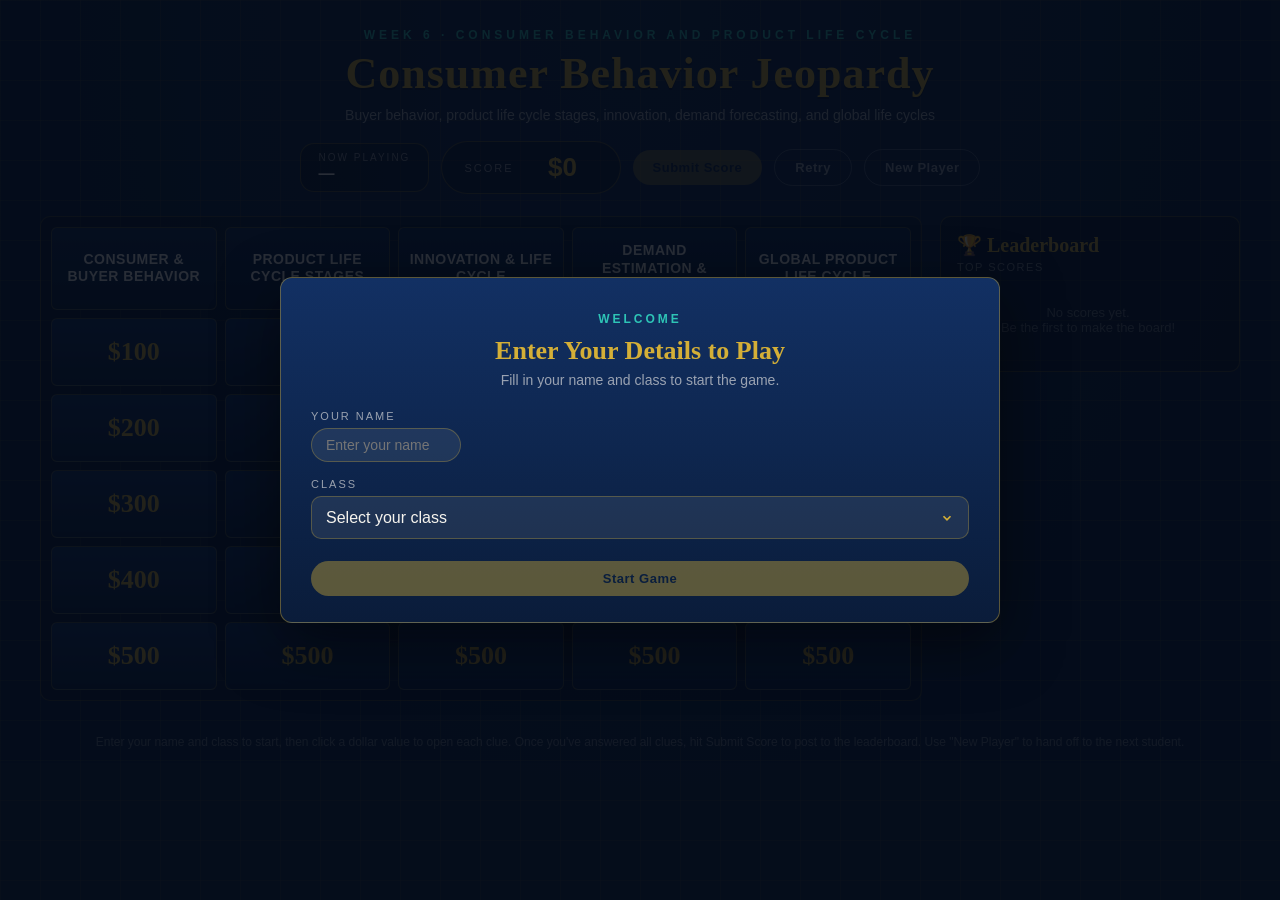
<file: week6_jeopardy.html>
<!DOCTYPE html>
<html lang="en">
<head>
<meta charset="UTF-8">
<title>Consumer Behavior & Product Life Cycle Jeopardy</title>
<meta name="viewport" content="width=device-width, initial-scale=1.0">
<link rel="stylesheet" href="assets/jeopardy.css">
</head>
<body>
<script>
window.JEOPARDY = {
  boardId: "week6",
  eyebrow: "Week 6 · Consumer Behavior and Product Life Cycle",
  title: "Consumer Behavior Jeopardy",
  subtitle: "Buyer behavior, product life cycle stages, innovation, demand forecasting, and global life cycles",
  data: [
{
category: "Consumer & Buyer Behavior",
questions: [
{ value:100, q:"Consumer buyer behavior refers to:",
options:["The process of manufacturing a product","Only the behavior of retail store employees","The buying behavior of final consumers who purchase goods and services for personal consumption","A company's internal purchasing department"], k:"e5OyiKF7MU6F0NXxXNNNE1" },
{ value:200, q:"Which of the following is a cultural factor influencing consumer behavior?",
options:["A person's personality traits","A person's age and life-cycle stage","Family purchasing roles only","Social class and subculture"], k:"Y1gVXtfxX00feXOrEI75m0" },
{ value:300, q:"The consumer buying decision process typically begins with:",
options:["Purchase decision","Problem or need recognition","Information search","Post-purchase evaluation"], k:"4RKvrWcmHQuMCxJuLqJTdg" },
{ value:400, q:"Cognitive dissonance in consumer behavior refers to:",
options:["Post-purchase discomfort caused by doubt about whether the right choice was made","The initial excitement felt before a purchase","The process of comparing brands before buying","A consumer's loyalty to a single brand"], k:"fLF42yF2suQjBHzDV2j6Y9" },
{ value:500, q:"Which of the following is a personal factor that influences buyer behavior?",
options:["Age, occupation, and lifestyle","Culture and subculture","Reference groups","Social class"], k:"E0AcOF8u7SPlHlxbithkUH" }
]
},
{
category: "Product Life Cycle Stages",
questions: [
{ value:100, q:"The four main stages of the product life cycle are:",
options:["Awareness, interest, desire, and action","Planning, budgeting, forecasting, and reporting","Research, testing, launch, and recall","Introduction, growth, maturity, and decline"], k:"LKTUUUSwZ6bmLiB7izg7t4" },
{ value:200, q:"During the introduction stage of the product life cycle, a company typically experiences:",
options:["Peak profits","Slow sales growth and low or negative profits due to high launch costs","Declining sales and shrinking competition","Maximum market saturation"], k:"VkLR2_PuNx0WZDgc4yNyPb" },
{ value:300, q:"The growth stage of the product life cycle is characterized by:",
options:["Products being discontinued","Rapid market acceptance and increasing profits","No new competitors entering the market","Sales beginning to decline sharply"], k:"syDDgsHl7BjAXunRnIsaMM" },
{ value:400, q:"In the maturity stage, sales growth typically:",
options:["Increases at its fastest rate","Is impossible to measure","Slows down as the product has already been adopted by most potential buyers","Has not yet started"], k:"YQd9IgGSC4lOh8lb3eNsxt" },
{ value:500, q:"In the decline stage of the product life cycle, a company might choose to:",
options:["Launch the product for the very first time","Ignore falling sales indefinitely","Reduce marketing support, harvest the product, or drop it from the line","Always increase prices dramatically"], k:"txyqf3WKJjTEe9jpBs4XE6" }
]
},
{
category: "Innovation & Life Cycle",
questions: [
{ value:100, q:"Product innovation can extend or restart a product's life cycle by:",
options:["Ignoring changing customer needs","Removing the product from all markets","Introducing new features, uses, or improvements that renew customer interest","Reducing product quality"], k:"Pt0bwo-fm9_8aiR1uoIlEN" },
{ value:200, q:"According to the diffusion of innovation concept, 'early adopters' are consumers who:",
options:["Never purchase new products","Adopt new products relatively early, often serving as opinion leaders","Only buy products after they become mainstream","Are the very last to try a new product"], k:"fMYeUDy4fZkwfiUxbyKql3" },
{ value:300, q:"Style, fashion, and fad are all examples of:",
options:["Types of pricing strategies","Segmentation variables","Distribution channel structures","Different patterns a product life cycle can take"], k:"s8UiQf9XNuk4V-nDv0IEDt" },
{ value:400, q:"A 'fad' in the product life cycle is best described as a trend that:",
options:["Grows slowly and steadily over many years","Applies only to industrial products","Never experiences a decline","Is adopted quickly, generates high enthusiasm, then declines fast"], k:"iF25ohP0wy3QvHzvwFjW31" },
{ value:500, q:"Companies often manage innovation across the life cycle by:",
options:["Avoiding any research and development spending","Waiting until a product fully declines before considering changes","Launching only one product and never updating it","Continuously investing in R&D to introduce line extensions or next-generation products"], k:"KCabN7Fukynwz_ednbPrZf" }
]
},
{
category: "Demand Estimation & Forecasting",
questions: [
{ value:100, q:"Estimating 'current market demand' involves determining:",
options:["The total volume of a product that would be bought by a defined customer group in a defined time period and market","Only what demand will be ten years from now","Demand for a product that does not yet exist","A guess with no supporting data"], k:"KYSNLdYc80Qnde405BFuuz" },
{ value:200, q:"Forecasting future demand is important because it helps a company:",
options:["Plan production, staffing, and marketing efforts based on anticipated sales","Eliminate the need for a marketing plan","Guarantee that sales will never decline","Avoid ever measuring current demand"], k:"X7aoW4NmWUZygecbK7fYEF" },
{ value:300, q:"'What is said' as a method of gathering marketing research insight refers to:",
options:["Measuring product returns","Reviewing historical sales records only","Observing consumer actions without asking questions","Directly asking consumers about their attitudes, intentions, or opinions"], k:"OJLNcKVKUck3g2lx_ib4Ue" },
{ value:400, q:"'What is done' as a research approach refers to:",
options:["Observing consumers' actual current behavior, such as through experiments or observation","Predicting long-term industry trends","Reviewing what consumers plan to do in the future","Analyzing competitor financial statements"], k:"7BTf3eo95cHsa158gIjEKn" },
{ value:500, q:"'What has been done' as a research approach refers to:",
options:["Interviewing consumers about hypothetical future purchases","Speculating about undefined future demand","Ignoring past sales entirely","Examining historical records, such as past sales and buying behavior, to identify patterns"], k:"ZJ9gcnUGgq3CPzZQr0kce2" }
]
},
{
category: "Global Product Life Cycle",
questions: [
{ value:100, q:"The international product life cycle theory suggests that a product's life cycle can:",
options:["Follow different stages or timing in different countries as it is introduced globally","Be identical in every market at the same time","Never apply to global markets","Only ever occur in one country"], k:"VSjRWZHnknHnzCDZWwaTrL" },
{ value:200, q:"A product might be in the 'decline' stage in one country while being in the:",
options:["Research and development stage forever","Same exact stage everywhere due to globalization","'Introduction' or 'growth' stage in another, less-developed or newly entered market","Only decline stage in every market simultaneously"], k:"QpgyOtwbekN8hCsD3pzGHT" },
{ value:300, q:"One reason companies extend a product's life cycle globally is to:",
options:["Capture additional sales and profit in markets where the product is still in earlier life cycle stages","Immediately discontinue the product everywhere","Avoid selling the product to any new customers","Reduce total company revenue"], k:"0DBsgFNLnXgHUvC-wKRELB" },
{ value:400, q:"Cultural and economic differences across countries can cause a global product's life cycle to:",
options:["Only matter for digital products","Vary in length and shape depending on local adoption rates and conditions","Be exactly the same length in every market","Never be affected by local factors"], k:"aRgoHGO2S0nlbHEsStphys" },
{ value:500, q:"A company managing a global product life cycle strategy must consider:",
options:["Ignoring all foreign regulations","Using an identical marketing mix everywhere with no adaptation","Local market readiness, competition, and consumer preferences when timing product launches","Only the company's home market conditions"], k:"Uumd_c0bxBqsVq8E9CS6CL" }
]
}
]
};
</script>
<script src="assets/jeopardy.js"></script>
</body>
</html>
</file>
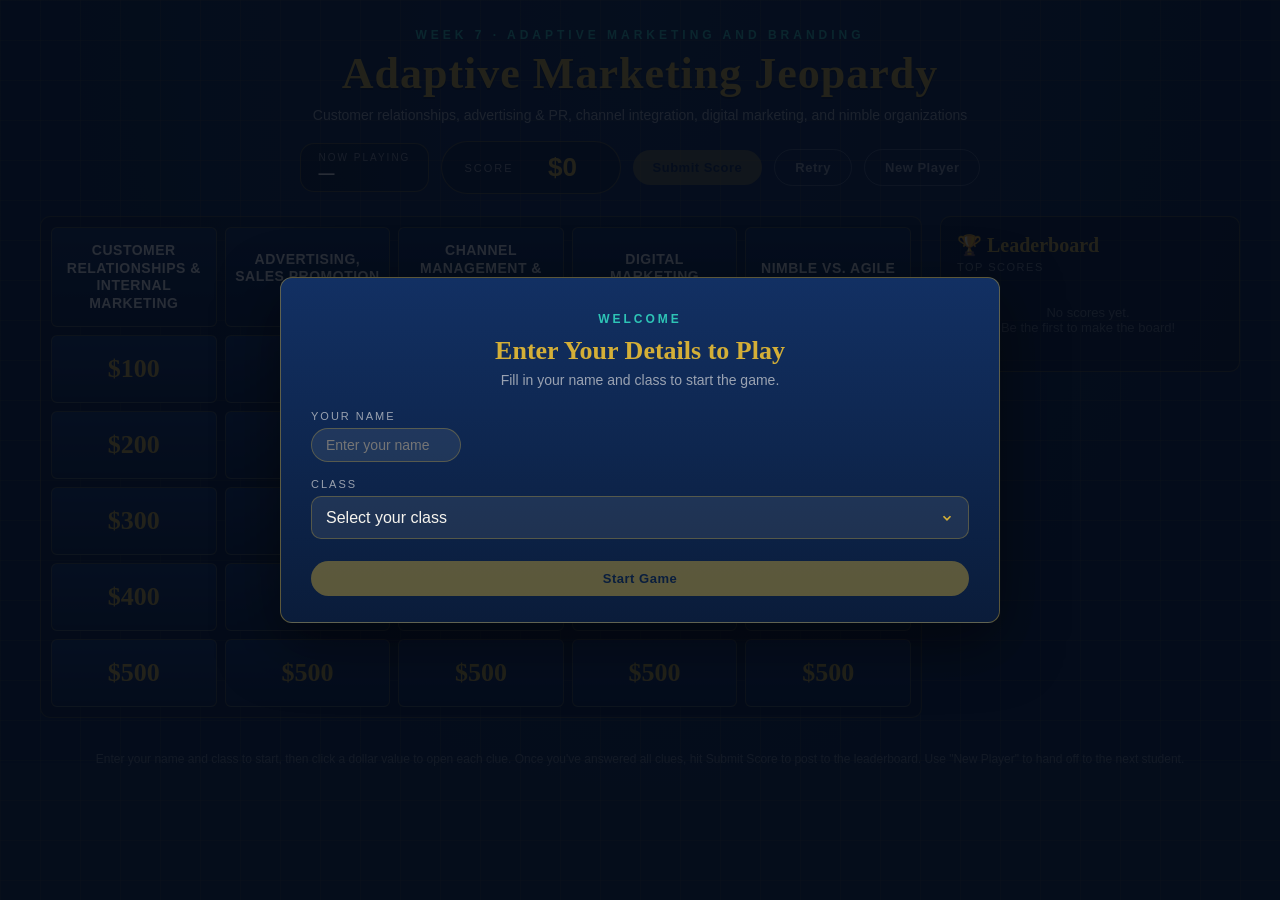
<file: week7_jeopardy.html>
<!DOCTYPE html>
<html lang="en">
<head>
<meta charset="UTF-8">
<title>Adaptive Marketing & Branding Jeopardy</title>
<meta name="viewport" content="width=device-width, initial-scale=1.0">
<link rel="stylesheet" href="assets/jeopardy.css">
</head>
<body>
<script>
window.JEOPARDY = {
  boardId: "week7",
  eyebrow: "Week 7 · Adaptive Marketing and Branding",
  title: "Adaptive Marketing Jeopardy",
  subtitle: "Customer relationships, advertising &amp; PR, channel integration, digital marketing, and nimble organizations",
  data: [
{
category: "Customer Relationships & Internal Marketing",
questions: [
{ value:100, q:"Customer value refers to:",
options:["The number of units sold","The perceived benefits a customer receives from a product relative to its costs","Only the price a company charges","A company's profit margin"], k:"R-lUXmMFYDbakyBEtAAqTw" },
{ value:200, q:"Customer satisfaction is best defined as:",
options:["A company's advertising budget","The total revenue generated by a customer","The number of complaints received","The extent to which a product's perceived performance matches a buyer's expectations"], k:"OdS8upKznIC2lNB2QiWx5l" },
{ value:300, q:"Relationship marketing focuses on:",
options:["Ignoring long-term customer needs","Building long-term, mutually beneficial relationships with customers","One-time transactions only","Reducing customer contact to a minimum"], k:"HgKXYtnoJPgbNSGjQL3M_U" },
{ value:400, q:"Internal marketing refers to:",
options:["A company's financial reporting process","Training and motivating employees to serve customers well, especially important in service businesses","Advertising exclusively to competitors","Marketing only to external suppliers"], k:"90LTF07CFnqePpWPRhK16s" },
{ value:500, q:"Customer lifetime value estimates:",
options:["The number of employees serving a customer","The total worth of a customer to a company over the entire length of the relationship","Only a single transaction's profit","A customer's age"], k:"yRcEoQsrmwohe1IlVgcXAb" }
]
},
{
category: "Advertising, Sales Promotion & PR",
questions: [
{ value:100, q:"Advertising is best defined as:",
options:["Any paid form of non-personal presentation and promotion of ideas, goods, or services by an identified sponsor","A discount coupon given at checkout","A personal sales visit","Free coverage in the news media"], k:"z8vbJ8iJOG5kiF1msIAJU4" },
{ value:200, q:"Sales promotion refers to:",
options:["Personal, one-on-one communication with a customer","A company's annual report","Long-term brand-building campaigns only","Short-term incentives to encourage the purchase of a product or service, such as coupons or contests"], k:"lncm5dRQk3ElRbTJ9Ezixf" },
{ value:300, q:"Public relations (PR) primarily aims to:",
options:["Sell products directly to consumers","Only run paid television commercials","Set retail prices","Build good relationships with a company's various publics by obtaining favorable publicity and handling unfavorable rumors"], k:"4ZXBm0jLeKwafdQWTn8xdV" },
{ value:400, q:"Sponsorship as a promotional tool involves:",
options:["Reducing advertising spend to zero","A company providing financial or in-kind support to an event or organization in exchange for brand exposure","Selling a company's assets to competitors","Randomly donating money with no marketing benefit"], k:"AMCPQ4aRpfhJyuebxis2bE" },
{ value:500, q:"Which of the following best distinguishes advertising from personal selling?",
options:["Personal selling never has a cost","Advertising always costs less than personal selling","Advertising cannot be measured for effectiveness","Advertising is non-personal and one-way, while personal selling involves direct, two-way interaction with a customer"], k:"nKHoHr1kV2Tzu2zBpz02Pf" }
]
},
{
category: "Channel Management & Digital Integration",
questions: [
{ value:100, q:"Channel strategy fundamentals involve:",
options:["Ignoring how a product reaches customers","Selling only through one method with no consideration of alternatives","Deciding how a company will make its products available to target customers, including which intermediaries to use","Setting the company's annual budget"], k:"5X9xVCkI3r2N9U-KtgXJAi" },
{ value:200, q:"Multichannel marketing refers to a company:",
options:["Using two or more channels to reach one or more customer segments","Avoiding e-commerce entirely","Using only a single distribution channel","Selling only in physical retail stores"], k:"hlfyLq00JZLFfVe7DgB5Oc" },
{ value:300, q:"Digital channel integration involves:",
options:["Only using email as a sales channel","Eliminating all physical retail locations","Coordinating online and offline channels so customers have a seamless brand experience","Keeping online and offline operations completely separate"], k:"FKruvifwBrSVSRKZIWC1iz" },
{ value:400, q:"An omnichannel approach differs from a simple multichannel approach because it:",
options:["Uses only one channel","Ignores customer data across channels","Focuses exclusively on in-store experiences","Integrates all channels into a unified, consistent customer experience"], k:"6zJ8AsM_Ndp9tKGJJX5c7a" },
{ value:500, q:"Agile distribution operations refer to a supply chain's ability to:",
options:["Quickly adapt to changes in demand, supply, or market conditions","Ignore disruptions in the supply chain","Follow a single fixed plan regardless of demand changes","Operate only through traditional retail channels"], k:"F4jxtFQFLT4TPcFtbBJH5G" }
]
},
{
category: "Digital Marketing Fundamentals",
questions: [
{ value:100, q:"Digital marketing refers to:",
options:["Traditional television commercials exclusively","Direct mail campaigns only","Marketing efforts that use electronic devices and the internet to connect with customers","Only print advertising"], k:"kDSDOxSqnDJqQx8bXFG1Hp" },
{ value:200, q:"Search engine marketing (SEM) involves:",
options:["Using paid search ads to increase visibility in search engine results","Sending physical mail to customers","Only organic, unpaid website traffic","In-store product displays"], k:"XghuF3wuVJi_9izmuZTILm" },
{ value:300, q:"Content marketing focuses on:",
options:["Setting product prices","Only paid banner advertisements","Cold-calling potential customers","Creating and distributing valuable, relevant content to attract and engage a target audience"], k:"i2QSPOdrz-coU4xY9FkZDn" },
{ value:400, q:"Social media marketing allows companies to:",
options:["Avoid any direct interaction with customers","Eliminate the need for any other marketing channel","Engage directly with customers, build community, and gather real-time feedback","Only broadcast one-way messages with no engagement"], k:"m41ZwFkmqKd9CDewCQoQCb" },
{ value:500, q:"Email marketing remains effective because it:",
options:["Allows for personalized, targeted communication directly to interested customers","Is only useful for very large companies","Cannot be personalized","Has no measurable performance metrics"], k:"Vn0QNmLOWHiOnxAryjmW_v" }
]
},
{
category: "Nimble vs. Agile Organizations",
questions: [
{ value:100, q:"According to research on nimble organizations, being 'nimble' refers to an organization's ability to:",
options:["Avoid any use of technology","Sense shifts in the market or internal dynamics and respond with speed and precision","Follow a single rigid annual plan with no changes","Focus solely on cost-cutting"], k:"vDiBlbFGgmJ-NDJEV2ubr-" },
{ value:200, q:"According to The Brazilian BA's comparison, 'Agile' is best described as:",
options:["A specific approach that adds value through collaboration, flexibility, and iterative practices","A financial reporting standard","A synonym with no meaningful difference from 'nimble'","The ability to react quickly and efficiently to any situation"], k:"bHA48sODoSZS21gqTX5K3_" },
{ value:300, q:"A company can implement agile methodologies and still not be considered 'nimble' because:",
options:["Agile methods automatically guarantee organizational nimbleness","Using agile practices does not guarantee the organization can actually sense and respond to change effectively","Nimble and agile always mean exactly the same thing","Nimble only applies to software development teams"], k:"KqmfJq2WM_RFDzXOOHjb7p" },
{ value:400, q:"One key characteristic of nimble organizations is:",
options:["Adaptability — the capacity to quickly adjust strategies, processes, and resources to changing circumstances","Resistance to changing strategies once set","Avoiding adaptation to customer needs","Centralized, slow decision-making processes"], k:"UuWifLW102scFPNNLJxuP-" },
{ value:500, q:"Applying nimbleness to marketing and distribution operations means a company should be able to:",
options:["Only rely on traditional, unchanging distribution methods","Quickly adjust marketing channels and distribution approaches in response to shifting market conditions","Ignore customer feedback when making channel decisions","Never revisit its marketing plan once launched"], k:"BProi1ulkqTX1I1BG_E6u4" }
]
}
]
};
</script>
<script src="assets/jeopardy.js"></script>
</body>
</html>
</file>
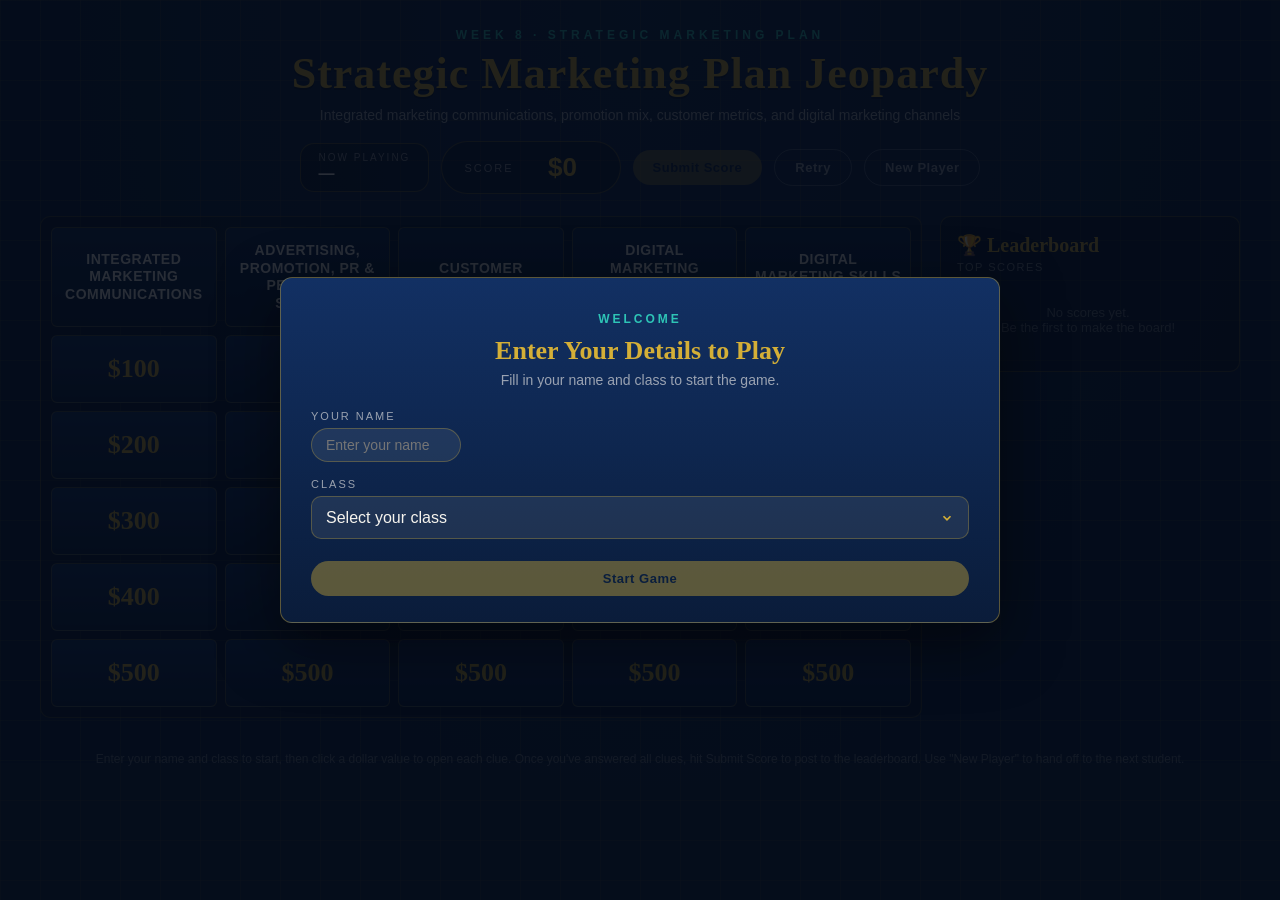
<file: week8_jeopardy.html>
<!DOCTYPE html>
<html lang="en">
<head>
<meta charset="UTF-8">
<title>Strategic Marketing Plan Jeopardy</title>
<meta name="viewport" content="width=device-width, initial-scale=1.0">
<link rel="stylesheet" href="assets/jeopardy.css">
</head>
<body>
<script>
window.JEOPARDY = {
  boardId: "week8",
  eyebrow: "Week 8 · Strategic Marketing Plan",
  title: "Strategic Marketing Plan Jeopardy",
  subtitle: "Integrated marketing communications, promotion mix, customer metrics, and digital marketing channels",
  data: [
{
category: "Integrated Marketing Communications",
questions: [
{ value:100, q:"Integrated marketing communications (IMC) is best defined as:",
options:["A company's internal accounting process","Setting prices independently of any promotional strategy","Using only one promotional tool at a time","Coordinating all promotional tools so they deliver a clear, consistent, and compelling message about an organization and its products"], k:"hJX_Xb2EIm1gighLCs6bD7" },
{ value:200, q:"The main goal of IMC is to:",
options:["Eliminate the need for advertising","Focus exclusively on personal selling","Ensure all communication channels work together to reinforce a unified brand message","Confuse customers with mixed brand messages"], k:"RnHpAQRZ6xrBf7v_KqDxeq" },
{ value:300, q:"Which of the following is typically part of the promotion mix coordinated under IMC?",
options:["Only pricing strategy","Only product packaging","Only distribution channels","Advertising, sales promotion, public relations, personal selling, and direct marketing"], k:"TrU73JcpGfR637IO8Ydo9X" },
{ value:400, q:"A key challenge of implementing IMC is:",
options:["It has no impact on brand perception","Coordinating multiple departments and agencies to deliver one consistent message","It never needs cross-department coordination","It requires using only a single communication channel"], k:"7CSdwp45Rat7ehki0kjf26" },
{ value:500, q:"IMC is important because inconsistent messaging across channels can:",
options:["Guarantee higher customer loyalty","Have no effect on customer perception","Always increase sales regardless of message clarity","Confuse customers and weaken brand image"], k:"LBeuIngRI4cGONwJmUTbTn" }
]
},
{
category: "Advertising, Promotion, PR & Personal Selling",
questions: [
{ value:100, q:"Personal selling is best described as:",
options:["Free media coverage of a company","Direct, personal presentation by a company's sales force to make sales and build customer relationships","A short-term discount offered at checkout","Mass, non-personal communication through paid media"], k:"kWe41kTXoXFTkvENGhV5TP" },
{ value:200, q:"Sales management involves:",
options:["Planning, directing, and controlling personal selling activities, including recruiting, training, and motivating a sales force","Managing a company's supply chain","Setting product prices exclusively","Only creating television advertisements"], k:"xdOOlDVwgVG2vMa_jSoNKp" },
{ value:300, q:"A sales promotion such as a limited-time discount is designed to:",
options:["Stimulate quicker or greater purchase of a product","Replace the need for a sales force entirely","Build long-term brand image exclusively","Generate free publicity only"], k:"Srn1Z9b-t2SDn90lryCp34" },
{ value:400, q:"Public relations activities such as press releases and events are used to:",
options:["Build and maintain a favorable public image for the organization","Directly close individual sales","Manage a company's inventory levels","Set retail prices"], k:"orgYqtabwyWsukm7FQcb72" },
{ value:500, q:"Compared to advertising, personal selling generally offers:",
options:["More opportunity for direct, personalized interaction and immediate feedback","A completely non-personal customer experience","No ability to tailor a message to an individual customer","Lower cost per customer contact for mass audiences"], k:"WrYNVfg6Zxe2NWYiKmv71l" }
]
},
{
category: "Customer Metrics",
questions: [
{ value:100, q:"Customer churn refers to:",
options:["A company's total revenue","The rate at which customers stop doing business with a company over a given period","The average price customers pay for a product","The number of new customers acquired each month"], k:"0qNzOKRWGhbMWh0KKgOPwy" },
{ value:200, q:"Expansion revenue refers to revenue generated from:",
options:["Refunds issued to unhappy customers","Existing customers who upgrade, purchase additional products, or expand their usage","One-time discounted sales","Brand-new customers only"], k:"y_K8Dn1qmoC60ca9g9Fh7E" },
{ value:300, q:"Net Promoter Score (NPS) is a metric used to measure:",
options:["The number of employees in the marketing department","Customer loyalty and the likelihood that customers will recommend a company to others","A company's total annual profit","Website loading speed"], k:"nWc91T96n9IggtJ0On8dUt" },
{ value:400, q:"A high customer churn rate typically signals that a company should:",
options:["Ignore the issue since churn has no business impact","Investigate causes of dissatisfaction and improve retention efforts","Stop measuring customer satisfaction altogether","Immediately raise prices for all customers"], k:"Ayq2YRM-xiwNq-4VIxUrb1" },
{ value:500, q:"Tracking customer satisfaction over time helps a company:",
options:["Eliminate the need for customer feedback","Avoid ever changing its products or services","Set employee salaries","Identify trends and address problems before they lead to increased churn"], k:"abL4-3tfJjHZlftrOG5xM7" }
]
},
{
category: "Digital Marketing Channels & Techniques",
questions: [
{ value:100, q:"Search engine optimization (SEO) involves:",
options:["Sending unsolicited emails to random addresses","Paying for every single website visitor","Placing ads exclusively on social media","Improving a website's visibility in organic (unpaid) search engine results"], k:"jRR-tF7qHGMZUJMLEWL97m" },
{ value:200, q:"Pay-per-click (PPC) advertising is a model in which advertisers:",
options:["Pay a flat fee regardless of ad performance","Only pay for print advertisements","Never pay for advertising placement","Pay a fee each time a user clicks on one of their ads"], k:"BqQWQDHdOVLkN1IaqZws2P" },
{ value:300, q:"One noted advantage of digital display advertising is that it:",
options:["Can use visually engaging formats to build brand awareness across many websites","Is always more effective than search advertising","Requires no design or creative work","Cannot be targeted to specific audiences"], k:"JiXFVNQiUo1vaRatd58DJm" },
{ value:400, q:"One noted disadvantage of digital display advertising is:",
options:["It only works for physical retail businesses","Banner blindness, where users learn to ignore display ads, reducing effectiveness","It cannot include images or graphics","It is impossible to measure performance"], k:"YZjU4JYlR3oWiHVg_3TxAB" },
{ value:500, q:"Mobile marketing refers to marketing activities that:",
options:["Ignore consumers' use of smartphones","Are limited exclusively to print media","Reach consumers through smartphones and other mobile devices, such as via apps, SMS, or mobile-optimized ads","Only occur through desktop computers"], k:"PvsVpfBUc6TIwlw1wJacMI" }
]
},
{
category: "Digital Marketing Skills & Ecosystem",
questions: [
{ value:100, q:"Hard skills in digital marketing typically include:",
options:["Technical abilities such as SEO, analytics tools, and paid advertising platform management","Only interpersonal communication skills","Only creativity with no technical component","Physical strength and manual labor skills"], k:"88QuvyN2_lj1-B-DORL_OI" },
{ value:200, q:"Soft skills in digital marketing include abilities such as:",
options:["Coding and web development exclusively","Only spreadsheet formulas","Communication, adaptability, and creative problem-solving","Server maintenance"], k:"91ceS-1bmcFfdg-mmGk0QR" },
{ value:300, q:"The digital marketing ecosystem refers to:",
options:["A company's physical retail locations only","A single isolated marketing channel with no interaction with others","Only a company's website","The interconnected network of channels, platforms, and tools (SEO, social, email, paid ads, etc.) that work together in a marketing strategy"], k:"jlxO-kmGEKKB5VkHHLnINF" },
{ value:400, q:"Email marketing remains a valuable digital channel because it allows companies to:",
options:["Communicate exclusively through physical mail","Avoid any measurement of open or click rates","Reach only anonymous, untargeted audiences","Send personalized, targeted messages directly to an interested subscriber base"], k:"8CkeMqzuDD56u9F2c_Mvlx" },
{ value:500, q:"The 'bottom line' takeaway about digital marketing skills is generally that successful digital marketers need:",
options:["Only creative skills, with no need for data or analytics knowledge","Only technical skills, with no need for communication ability","A combination of both technical (hard) skills and interpersonal (soft) skills","No specific skill set at all"], k:"nFiUyvxxr0U_DCA2sF8T7m" }
]
}
]
};
</script>
<script src="assets/jeopardy.js"></script>
</body>
</html>
</file>
<file: assets/jeopardy.css>
:root{
--ink:#0B1F3D;
--ink-2:#12294f;
--paper:#F6F4EE;
--gold:#D4AF37;
--gold-dim:#a9872c;
--teal:#2EC4B6;
--coral:#FF6B6B;
--grid-line: rgba(212,175,55,0.10);
}
*{box-sizing:border-box;}
html,body{margin:0;padding:0;}
body{
min-height:100vh;
background:
linear-gradient(var(--grid-line) 1px, transparent 1px) 0 0/40px 40px,
linear-gradient(90deg, var(--grid-line) 1px, transparent 1px) 0 0/40px 40px,
radial-gradient(ellipse at top, var(--ink-2), var(--ink) 70%);
font-family: 'Trebuchet MS', 'Segoe UI', Helvetica, Arial, sans-serif;
color: var(--paper);
display:flex;
flex-direction:column;
align-items:center;
padding: 28px 16px 60px;
}
header{ text-align:center; margin-bottom: 18px; }
.eyebrow{
letter-spacing: 4px; font-size: 12px; color: var(--teal);
text-transform: uppercase; font-weight: 700; margin-bottom: 6px;
}
h1{
font-family: Georgia, 'Times New Roman', serif;
font-size: clamp(26px, 4.6vw, 44px); margin: 0; color: var(--gold);
text-shadow: 0 2px 0 rgba(0,0,0,0.35); letter-spacing: 1px;
}
.subtitle{ margin-top: 8px; font-size: 14px; color: rgba(246,244,238,0.65); }

/* Control bar */
.controls{
display:flex; flex-wrap:wrap; gap:12px; align-items:center; justify-content:center;
margin-bottom: 22px;
}
.scoreboard{
display:flex; gap:14px; align-items:center;
background: rgba(0,0,0,0.25); border: 1px solid rgba(212,175,55,0.35);
border-radius: 999px; padding: 10px 22px; font-variant-numeric: tabular-nums;
}
.scoreboard .label{
font-size:11px; text-transform:uppercase; letter-spacing:2px; color: rgba(246,244,238,0.6);
}
.scoreboard .value{
font-size: 26px; font-weight:700; color: var(--gold); min-width: 70px; text-align:center;
}
.scoreboard.negative .value{ color: var(--coral); }

.name-wrap{
display:flex; align-items:center; gap:8px;
background: rgba(0,0,0,0.25); border: 1px solid rgba(212,175,55,0.35);
border-radius: 999px; padding: 8px 10px 8px 18px;
}
.name-wrap label{
font-size:11px; text-transform:uppercase; letter-spacing:2px; color: rgba(246,244,238,0.6);
}
#playerName{
background: rgba(246,244,238,0.08); border: 1px solid rgba(212,175,55,0.3);
border-radius: 999px; padding: 8px 14px; color: var(--paper); font-size: 14px;
font-family: inherit; outline: none; width: 150px;
}
#playerName:focus{ border-color: var(--gold); }

.player-tag{
display:flex; flex-direction:column; align-items:flex-start; gap:2px;
background: rgba(0,0,0,0.25); border: 1px solid rgba(212,175,55,0.35);
border-radius: 14px; padding: 8px 18px;
}
.player-tag .label{
font-size:10px; text-transform:uppercase; letter-spacing:2px; color: rgba(246,244,238,0.55);
}
.player-tag-val{ font-size:16px; font-weight:700; color: var(--paper); }
.player-tag-val .pt-class{ color: var(--teal); font-weight:600; }

/* Entry gate */
.gate-modal{ max-width: 460px; text-align:center; }
.gate-modal h2{
font-family: Georgia, serif; color: var(--gold); font-size: 26px; margin: 6px 0 6px;
}
.gate-modal p{ color: rgba(246,244,238,0.6); font-size: 14px; margin: 0 0 22px; }
.gate-field{ text-align:left; margin-bottom: 16px; }
.gate-field label{
display:block; font-size:11px; text-transform:uppercase; letter-spacing:2px;
color: rgba(246,244,238,0.6); margin-bottom: 6px;
}
.gate-field input,
.gate-field select{
width:100%; background: rgba(246,244,238,0.08); border: 1px solid rgba(212,175,55,0.3);
border-radius: 10px; padding: 12px 14px; color: var(--paper); font-size: 16px;
font-family: inherit; outline: none;
}
.gate-field input:focus,
.gate-field select:focus{ border-color: var(--gold); }
.gate-field select{
appearance:none; -webkit-appearance:none; cursor:pointer;
background-image: url("data:image/svg+xml;utf8,<svg xmlns='http://www.w3.org/2000/svg' width='14' height='14' viewBox='0 0 24 24' fill='none' stroke='%23D4AF37' stroke-width='3'><path d='M6 9l6 6 6-6'/></svg>");
background-repeat:no-repeat; background-position: right 14px center; padding-right: 40px;
}
.gate-field select option{ background:#0b1f3f; color: var(--paper); }
.gate-field select:invalid{ color: rgba(246,244,238,0.45); }
.gate-start{ width:100%; padding: 14px; font-size: 15px; margin-top: 6px; }
.gate-cancel{ width:100%; padding: 11px; font-size: 13px; margin-top: 10px; }

.btn{
border:none; border-radius:999px; font-weight:700; cursor:pointer;
font-size:13px; letter-spacing:0.5px; padding:10px 20px; font-family:inherit;
transition: background .12s ease, opacity .12s ease;
}
.btn-gold{ background: var(--gold); color: var(--ink); }
.btn-gold:hover{ background:#e8c765; }
.btn-gold:disabled{ opacity:0.4; cursor:not-allowed; }
.btn:disabled{ opacity:0.4; cursor:not-allowed; }
.board.locked{ opacity:0.5; pointer-events:none; }
.submitted-banner{
display:none; background: rgba(46,196,182,0.15); border: 1px solid var(--teal);
border-radius: 8px; padding: 12px 16px; margin-bottom: 10px; text-align:center;
color: var(--teal); font-weight:700; font-size: 14px;
}
.btn-ghost{
background: transparent; color: rgba(246,244,238,0.6);
border: 1px solid rgba(246,244,238,0.25);
}
.btn-ghost:hover{ color: var(--paper); border-color: var(--gold); }

.layout{
width:100%; max-width: 1200px; display:grid;
grid-template-columns: 1fr 300px; gap: 18px; align-items:start;
}
@media (max-width: 900px){ .layout{ grid-template-columns: 1fr; } }

.board{
width: 100%; display:grid; grid-template-columns: repeat(5, 1fr); gap: 8px;
background: rgba(0,0,0,0.2); padding: 10px; border-radius: 10px;
border: 1px solid rgba(212,175,55,0.25);
}
.cat-header{
background: linear-gradient(180deg, #0f2a52, #0a1c3a);
border: 1px solid rgba(212,175,55,0.3); border-radius: 6px;
padding: 14px 8px; text-align:center; font-weight:700;
font-size: clamp(11px, 1.3vw, 14px); text-transform:uppercase; letter-spacing: 0.5px;
color: var(--paper); display:flex; align-items:center; justify-content:center;
min-height: 68px; line-height:1.25;
}
.cell{
background: linear-gradient(180deg, #123063, #0b1f3f);
border: 1px solid rgba(212,175,55,0.3); border-radius: 6px;
padding: 18px 6px; text-align:center; font-family: Georgia, serif; font-weight:700;
font-size: clamp(18px, 2.6vw, 26px); color: var(--gold); cursor:pointer;
transition: transform .12s ease, background .12s ease; user-select:none;
}
.cell:hover:not(.used){
transform: translateY(-2px); background: linear-gradient(180deg, #16407f, #0d234a);
}
.cell.used{
color: rgba(212,175,55,0.22); cursor: default; background: rgba(0,0,0,0.25);
}
.cell.used::after{
content: "\2713"; display:block; font-size: 14px; margin-top: 4px; color: rgba(46,196,182,0.4);
}

/* Leaderboard panel */
.leaderboard{
background: rgba(0,0,0,0.25); border: 1px solid rgba(212,175,55,0.3);
border-radius: 10px; padding: 16px 16px 18px;
}
.leaderboard h2{
margin:0 0 4px; font-family: Georgia, serif; font-size: 20px; color: var(--gold);
display:flex; align-items:center; gap:8px;
}
.leaderboard .lb-sub{
font-size: 11px; color: rgba(246,244,238,0.5); text-transform:uppercase;
letter-spacing:1.5px; margin-bottom: 14px;
}
.lb-list{ display:flex; flex-direction:column; gap:6px; max-height: 60vh; overflow-y:auto; padding-right:4px; }
.lb-list::-webkit-scrollbar{ width:8px; }
.lb-list::-webkit-scrollbar-thumb{ background: rgba(212,175,55,0.3); border-radius:8px; }
.lb-row{
display:flex; align-items:center; gap:10px;
background: rgba(246,244,238,0.05); border: 1px solid rgba(212,175,55,0.18);
border-radius: 8px; padding: 9px 12px; font-size: 14px;
}
.lb-row.top{ border-color: rgba(212,175,55,0.55); background: rgba(212,175,55,0.10); }
.lb-row.me{ border-color: var(--teal); box-shadow: 0 0 0 1px var(--teal) inset; }
.lb-rank{
width:24px; height:24px; line-height:24px; text-align:center; flex-shrink:0;
border-radius:50%; font-weight:700; font-size:12px;
background: rgba(212,175,55,0.2); color: var(--gold);
}
.lb-row.top .lb-rank{ background: var(--gold); color: var(--ink); }
.lb-name{ flex:1; overflow:hidden; min-width:0; }
.lb-name .nm{ overflow:hidden; text-overflow:ellipsis; white-space:nowrap; display:block; }
.lb-name .cls{
font-size:11px; color: rgba(46,196,182,0.85); text-transform:uppercase;
letter-spacing:0.5px; overflow:hidden; text-overflow:ellipsis; white-space:nowrap; display:block;
}
.lb-score{ font-weight:700; color: var(--teal); font-variant-numeric: tabular-nums; }
.lb-score.neg{ color: var(--coral); }
.lb-empty{ font-size:13px; color: rgba(246,244,238,0.4); text-align:center; padding: 18px 4px; }
.lb-clear{
margin-top:14px; width:100%; font-size:11px; padding:8px;
background:transparent; color: rgba(246,244,238,0.4);
border:1px solid rgba(246,244,238,0.18); border-radius:999px; cursor:pointer;
}
.lb-clear:hover{ color:var(--coral); border-color: rgba(255,107,107,0.5); }

footer{ margin-top: 34px; font-size: 12px; color: rgba(246,244,238,0.4); text-align:center; }

/* Modal */
.overlay{
position: fixed; inset:0; background: rgba(4,10,22,0.85);
display:none; align-items:center; justify-content:center; padding: 20px; z-index: 50;
}
.overlay.open{ display:flex; }
.modal{
background: linear-gradient(180deg, #123063, #0a1c3a);
border: 1px solid rgba(212,175,55,0.4); border-radius: 12px;
max-width: 720px; width:100%; padding: 34px 30px 26px;
box-shadow: 0 20px 60px rgba(0,0,0,0.5); text-align:center;
}
.modal .tag{
color: var(--teal); font-size: 12px; text-transform:uppercase; letter-spacing:3px;
font-weight:700; margin-bottom: 10px;
}
.modal .value-tag{ color: var(--gold); font-size:14px; font-weight:700; margin-bottom: 18px; }
.modal .question{
font-family: Georgia, serif; font-size: clamp(18px, 2.6vw, 24px); line-height:1.45;
margin-bottom: 26px; color: var(--paper);
}
.choices{ display:grid; grid-template-columns: 1fr 1fr; gap: 12px; margin-bottom: 20px; }
@media (max-width:520px){ .choices{ grid-template-columns: 1fr; } }
.choice{
background: rgba(246,244,238,0.06); border: 1px solid rgba(212,175,55,0.35);
border-radius: 8px; padding: 14px 12px; color: var(--paper); font-size: 15px;
text-align:left; cursor:pointer; transition: background .12s ease, border-color .12s ease;
}
.choice:hover:not(.locked){ background: rgba(212,175,55,0.14); border-color: var(--gold); }
.choice .letter{
display:inline-block; width: 22px; height:22px; line-height:22px; border-radius:50%;
background: rgba(212,175,55,0.25); color: var(--gold); font-weight:700; font-size: 12px;
margin-right: 10px; text-align:center;
}
.choice.correct{ background: rgba(46,196,182,0.22); border-color: var(--teal); }
.choice.wrong{ background: rgba(255,107,107,0.2); border-color: var(--coral); }
.feedback{ min-height: 22px; font-weight:700; margin-bottom: 14px; }
.feedback.correct-text{ color: var(--teal); }
.feedback.wrong-text{ color: var(--coral); }
.close-btn{
background: var(--gold); color: var(--ink); border:none; padding: 10px 26px;
border-radius: 999px; font-weight:700; cursor:pointer; font-size:14px; letter-spacing: 0.5px;
}
.close-btn:hover{ background:#e8c765; }
.close-btn:disabled{ opacity: 0.35; cursor: not-allowed; }

/* Finish modal */
.finish-score{
font-family: Georgia, serif; font-size: 52px; font-weight:700; color: var(--gold);
margin: 6px 0 4px; font-variant-numeric: tabular-nums;
}
.finish-score.neg{ color: var(--coral); }
.finish-sub{ font-size:14px; color: rgba(246,244,238,0.6); margin-bottom: 22px; }
.finish-actions{ display:flex; gap:12px; justify-content:center; flex-wrap:wrap; }
</file>
